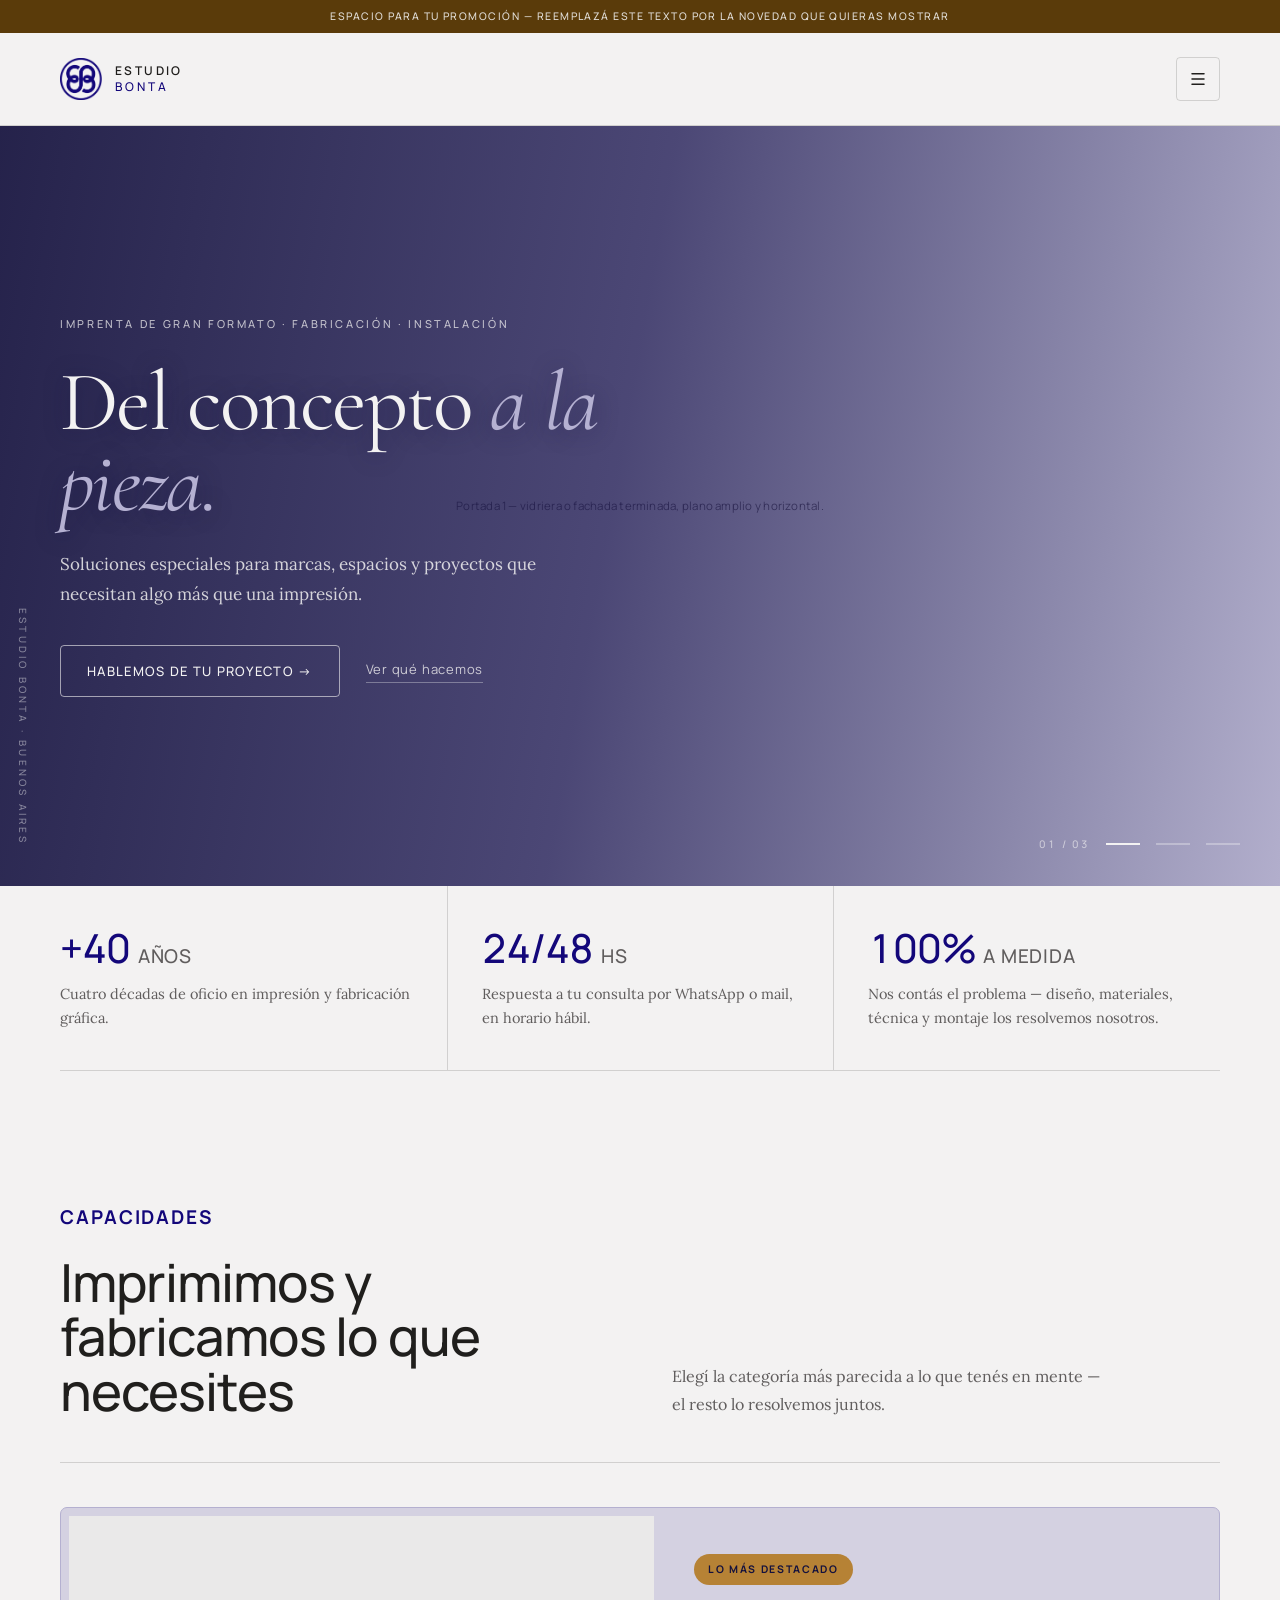
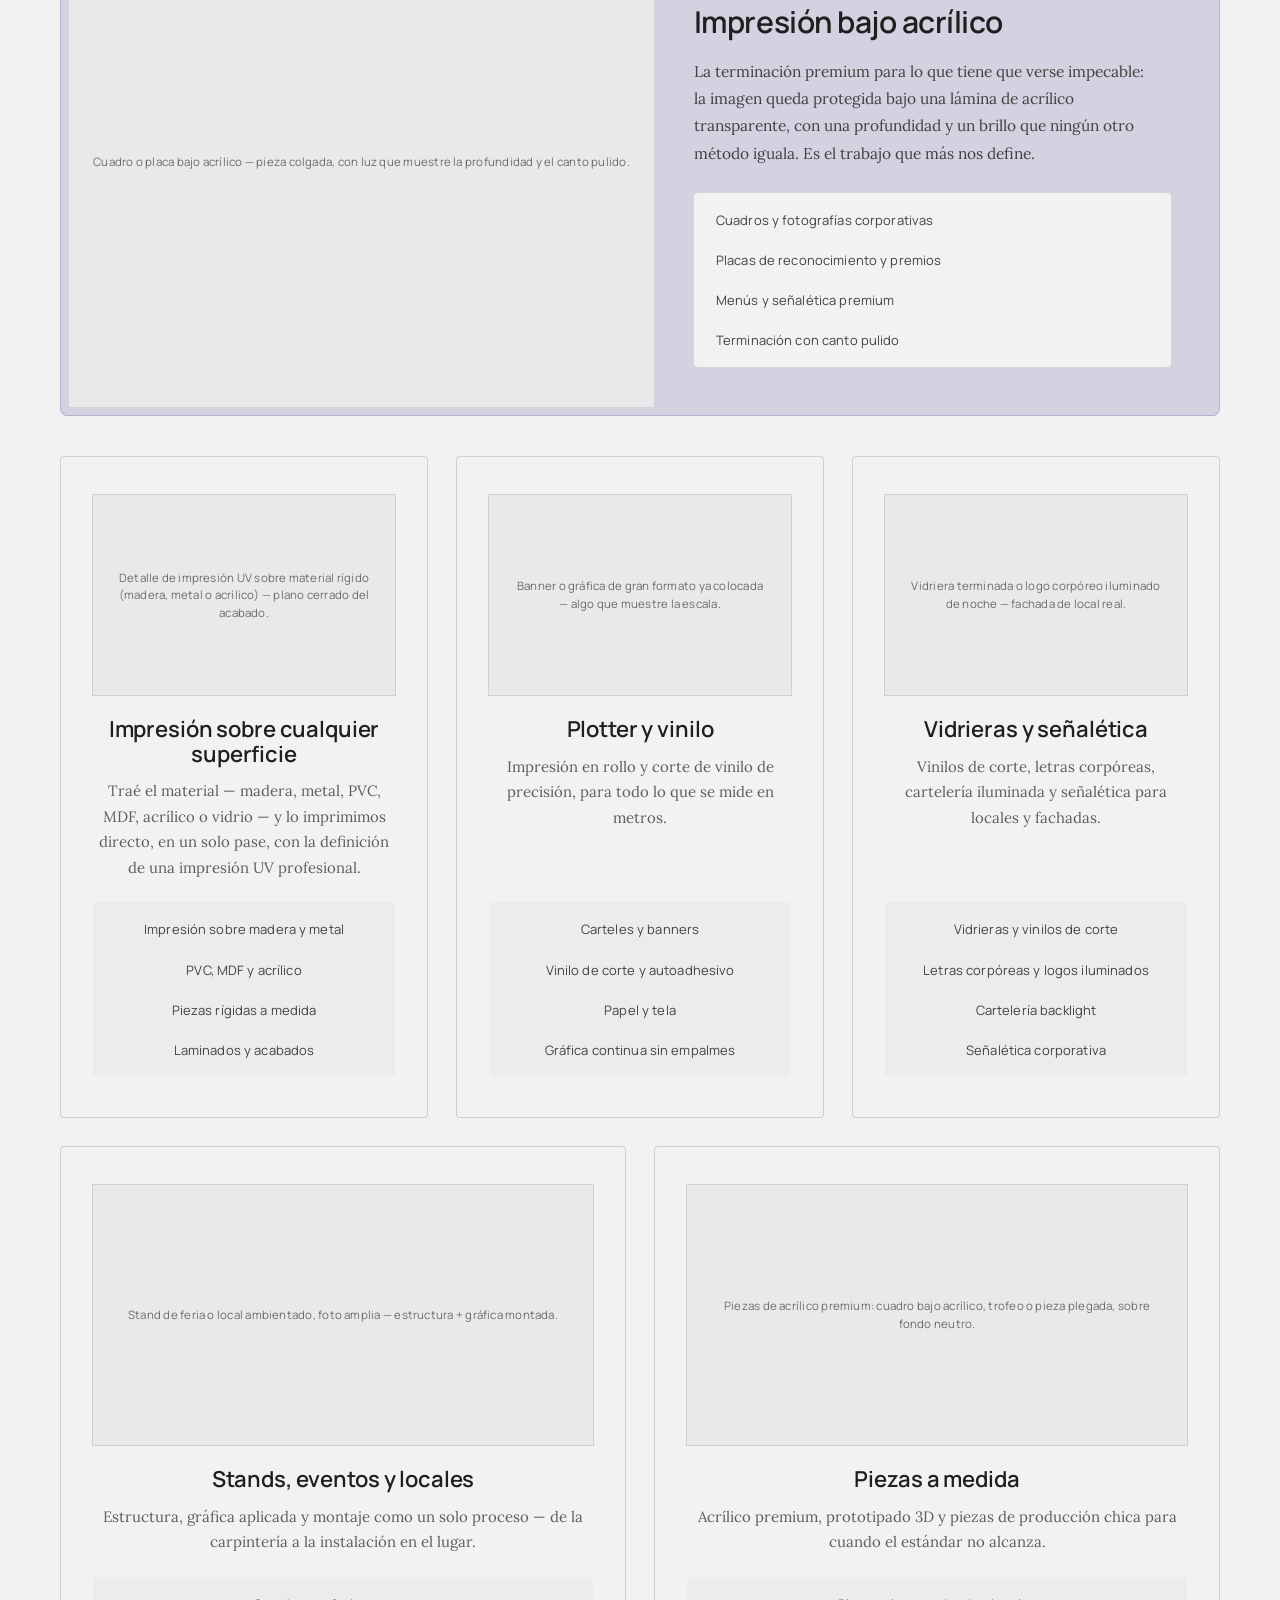
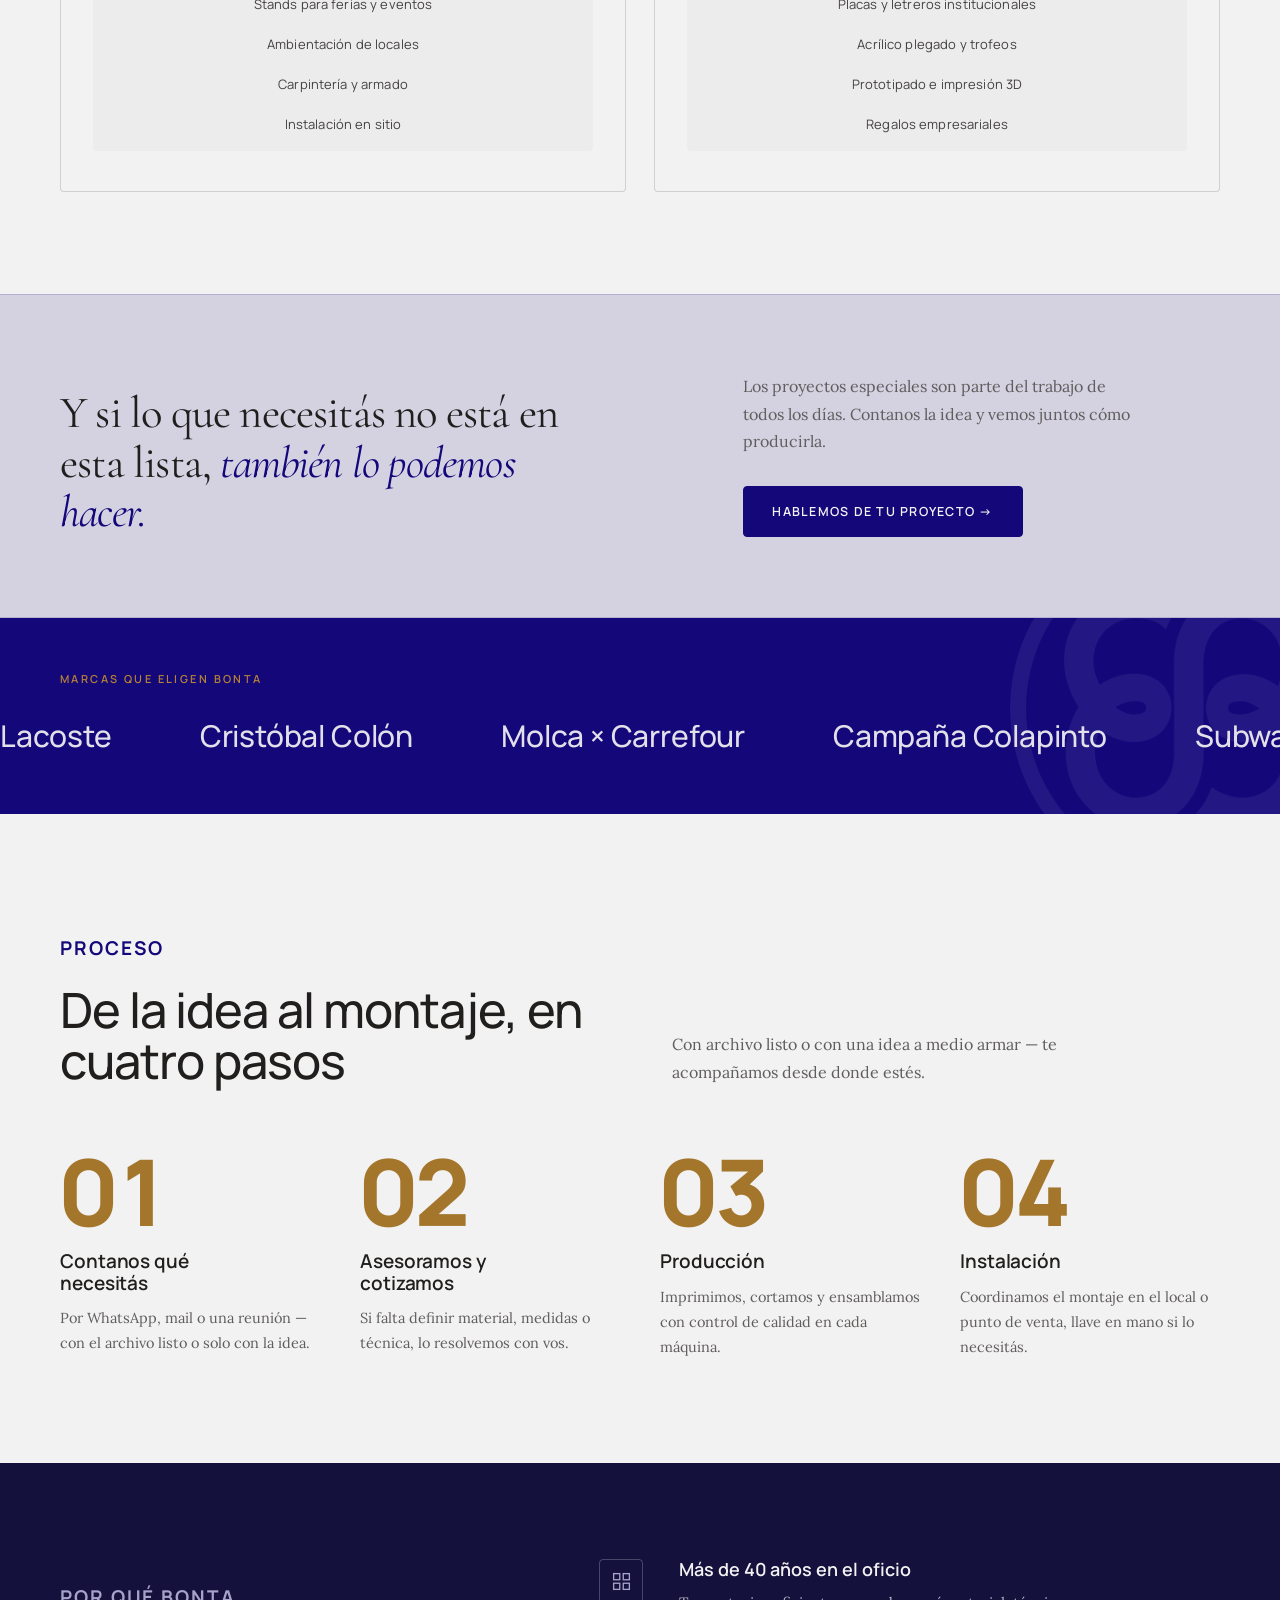
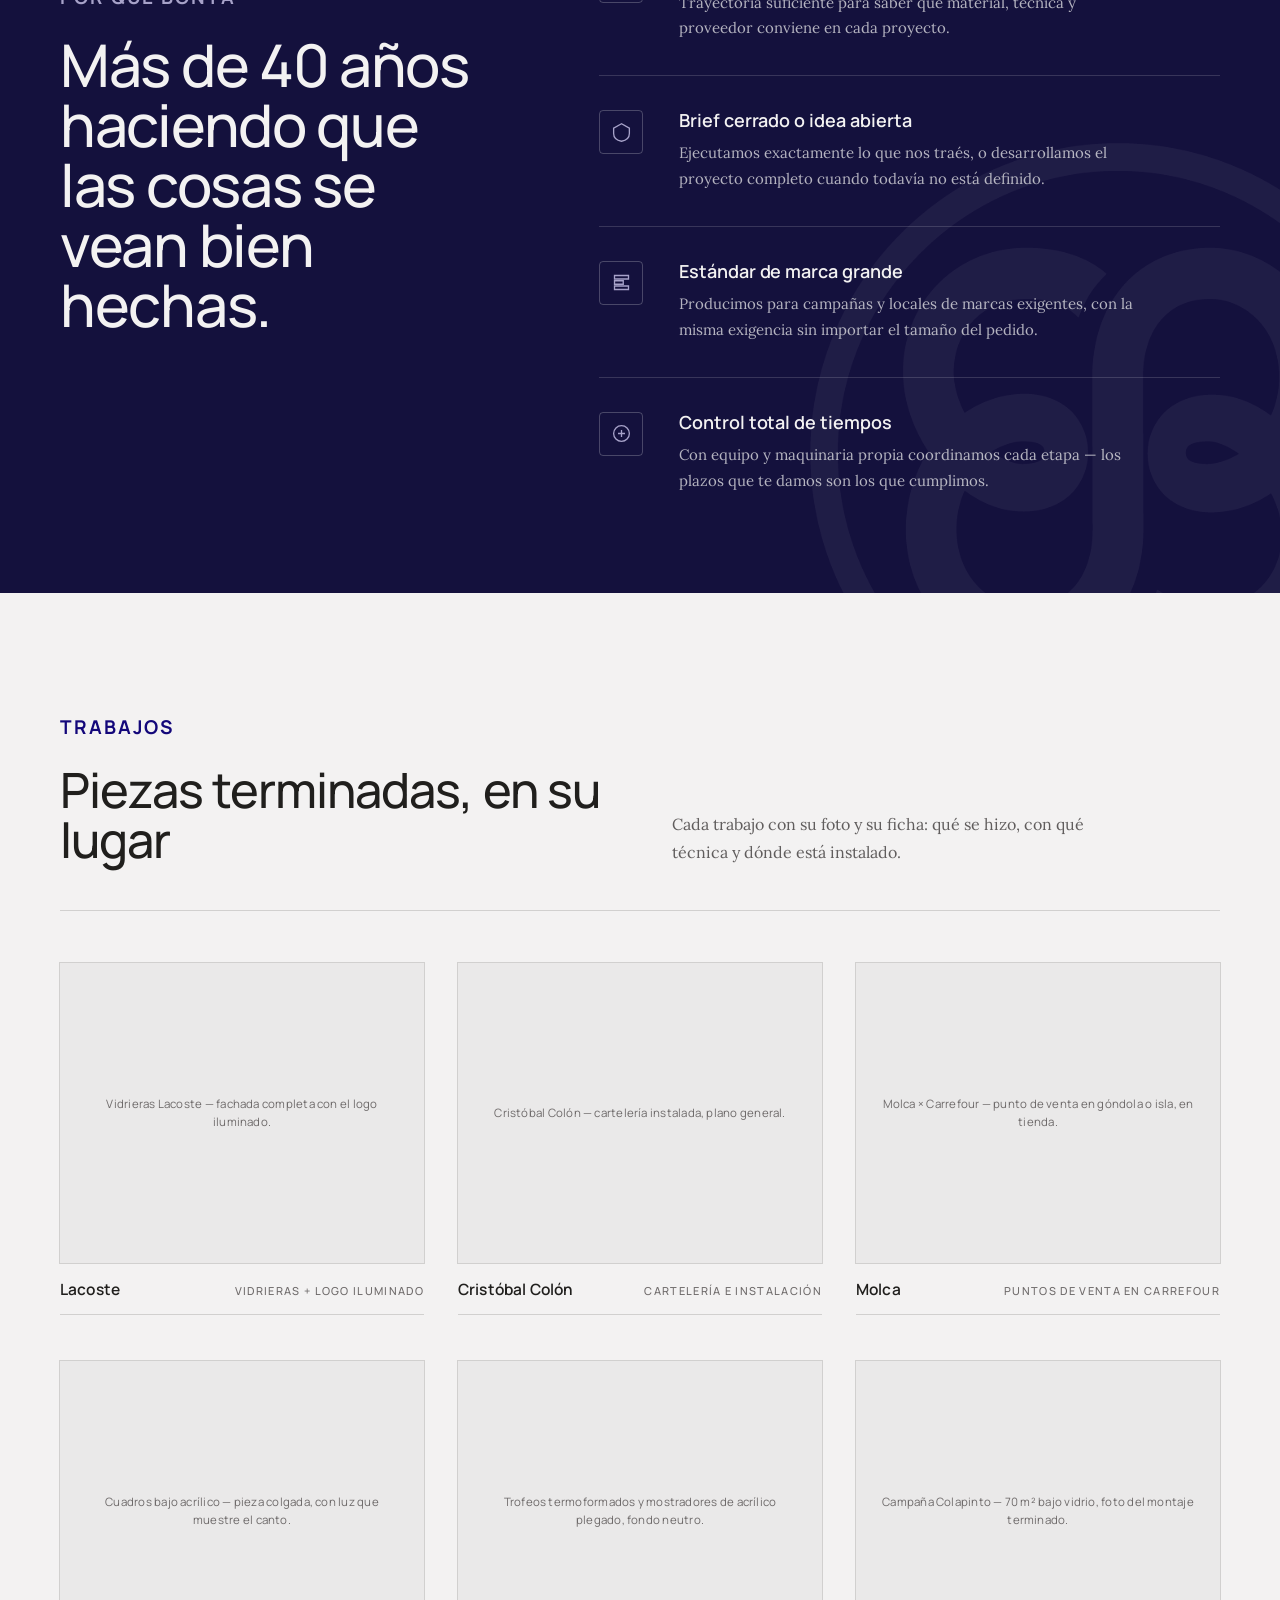
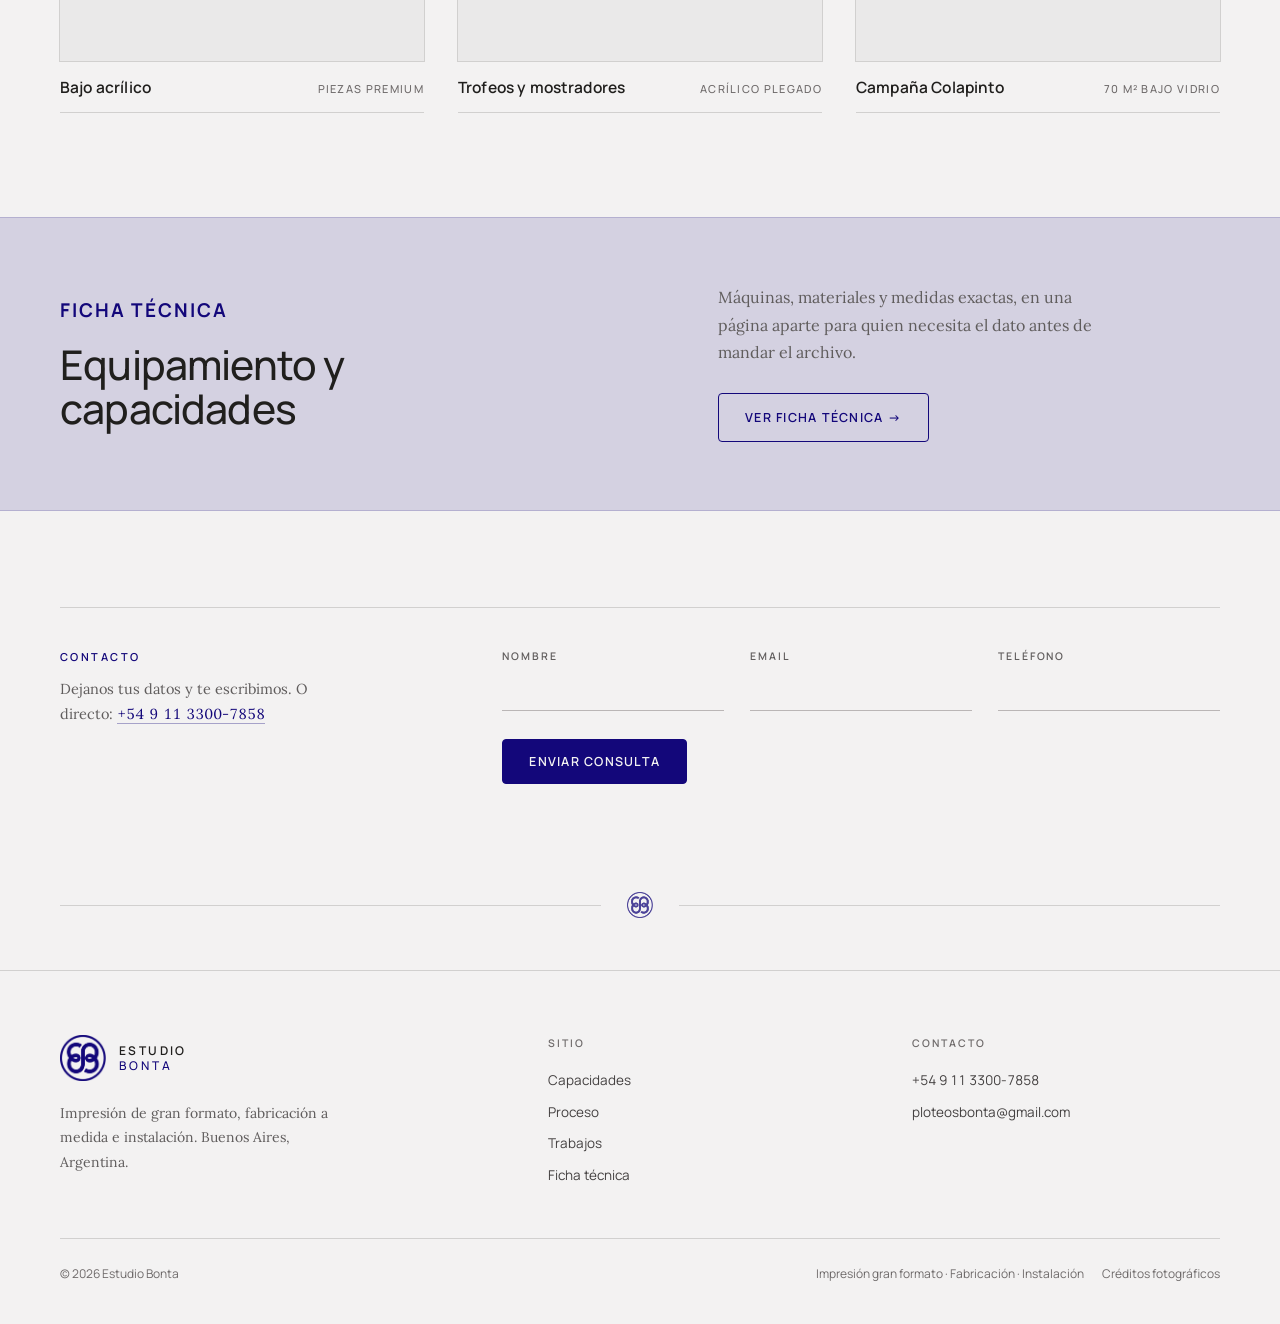
<file: index.html>
<!DOCTYPE html>
<html lang="es">
<head>
<meta charset="utf-8">
<meta name="viewport" content="width=device-width, initial-scale=1">
<title>Estudio Bonta — Imprenta de gran formato, fabricación e instalación</title>
<meta name="description" content="Impresión de gran formato, fabricación a medida e instalación. Más de 40 años en Buenos Aires.">
<link rel="icon" href="assets/img/logo-mark.png">
<link rel="stylesheet" href="assets/css/tokens.css">
<link href="https://fonts.googleapis.com/css2?family=Manrope:wght@400;500;600;700;800&display=swap" rel="stylesheet">
<link rel="stylesheet" href="assets/css/site.css?v=7">
</head>
<body>
<div style="background:var(--color-bg);color:var(--color-text);font-family:var(--font-body);min-height:100vh">

  <div style="background:var(--color-accent-800)">
    <div data-pad style="max-width:1240px;margin:0 auto;padding:9px 40px;display:flex;justify-content:center">
      <div data-promo-carousel style="position:relative;width:100%;max-width:680px;height:15px;overflow:hidden">
        <span data-promo-slide style="position:absolute;inset:0;display:flex;align-items:center;justify-content:center;opacity:1;transition:opacity .7s ease;font-family:var(--font-ui);font-size:10.5px;font-weight:500;letter-spacing:0.14em;text-transform:uppercase;color:color-mix(in srgb, var(--color-bg) 88%, transparent);white-space:nowrap;text-align:center">Espacio para tu promoción — reemplazá este texto por la novedad que quieras mostrar</span>
        <span data-promo-slide style="position:absolute;inset:0;display:flex;align-items:center;justify-content:center;opacity:0;transition:opacity .7s ease;font-family:var(--font-ui);font-size:10.5px;font-weight:500;letter-spacing:0.14em;text-transform:uppercase;color:color-mix(in srgb, var(--color-bg) 88%, transparent);white-space:nowrap;text-align:center">Ej: "Escribinos por WhatsApp y coordinamos tu proyecto hoy"</span>
      </div>
    </div>
  </div>

  <header style="position:sticky;top:0;z-index:50;background:color-mix(in srgb, var(--color-bg) 90%, transparent);backdrop-filter:blur(10px);border-bottom:1px solid var(--color-divider)">
    <div data-pad style="max-width:1240px;margin:0 auto;padding:0 40px;height:92px;display:flex;align-items:center;justify-content:space-between">
      <a href="#top" style="display:flex;align-items:center;gap:13px;text-decoration:none;color:var(--color-text)">
        <img src="assets/img/logo-mark.png" alt="Estudio Bonta" width="42" height="42" style="display:block;width:42px;height:42px">
        <span style="font-family:var(--font-ui);font-size:12px;font-weight:600;letter-spacing:0.2em;text-transform:uppercase;color:var(--color-text);line-height:1.3">Estudio<br><span style="font-weight:500;letter-spacing:0.26em;color:var(--brand)">Bonta</span></span>
      </a>
      <button type="button" data-menu-toggle aria-expanded="false" aria-controls="mobile-menu" aria-label="Abrir menú" style="display:inline-flex;align-items:center;justify-content:center;width:44px;height:44px;padding:0;flex-shrink:0;border:1px solid var(--color-divider);border-radius:var(--radius-md);background:transparent;cursor:pointer;color:var(--color-text)">
        <svg width="18" height="18" viewBox="0 0 24 24" fill="none" stroke="currentColor" stroke-width="2" stroke-linecap="round" stroke-linejoin="round" style="pointer-events:none">
          <path data-menu-bar="top" d="M4 12L20 12" style="transform-origin:center;transform:translateY(-7px);transition:transform .3s cubic-bezier(.5,.85,.25,1.1)"></path>
          <path data-menu-bar="mid" d="M4 12H20" style="transform-origin:center;transition:transform .3s cubic-bezier(.5,.85,.25,1.8)"></path>
          <path data-menu-bar="bottom" d="M4 12H20" style="transform-origin:center;transform:translateY(7px);transition:transform .3s cubic-bezier(.5,.85,.25,1.1)"></path>
        </svg>
      </button>
    </div>
    <div id="mobile-menu" data-mobile-menu style="display:none;opacity:0;transform:translateY(-8px);transition:opacity .3s ease,transform .3s ease;position:absolute;top:100%;left:0;right:0;background:var(--color-bg);border-bottom:1px solid var(--color-divider);box-shadow:0 16px 28px color-mix(in srgb, #000000 12%, transparent)">
      <nav data-pad style="display:flex;flex-direction:column;max-width:1240px;margin:0 auto;padding:8px 40px 16px">
        <a href="#capacidades" data-menu-link style="padding:15px 0;font-family:var(--font-ui);font-size:14px;font-weight:500;letter-spacing:0.06em;text-transform:uppercase;color:var(--color-neutral-800);border-bottom:1px solid var(--color-divider)" class="x59">Capacidades</a>
        <a href="#proceso" data-menu-link style="padding:15px 0;font-family:var(--font-ui);font-size:14px;font-weight:500;letter-spacing:0.06em;text-transform:uppercase;color:var(--color-neutral-800);border-bottom:1px solid var(--color-divider)" class="x60">Proceso</a>
        <a href="#trabajos" data-menu-link style="padding:15px 0;font-family:var(--font-ui);font-size:14px;font-weight:500;letter-spacing:0.06em;text-transform:uppercase;color:var(--color-neutral-800);border-bottom:1px solid var(--color-divider)" class="x61">Trabajos</a>
        <a href="ficha-tecnica.html" data-menu-link style="padding:15px 0;font-family:var(--font-ui);font-size:14px;font-weight:500;letter-spacing:0.06em;text-transform:uppercase;color:var(--color-neutral-800);border-bottom:1px solid var(--color-divider)" class="x62">Ficha técnica</a>
        <a href="#contacto" data-menu-link style="padding:15px 0;font-family:var(--font-ui);font-size:14px;font-weight:500;letter-spacing:0.06em;text-transform:uppercase;color:var(--color-neutral-800)" class="x63">Contacto</a>
      </nav>
    </div>
  </header>

  <section id="top" style="position:relative;height:min(86vh, 760px);min-height:540px;overflow:hidden;background:var(--ink)">
    <div data-hero-slide="0" style="position:absolute;inset:0;opacity:1;transition:opacity 1.6s ease">
      <div class="slot" data-slot="bonta-hero-1"><span>Portada 1 — vidriera o fachada terminada, plano amplio y horizontal.</span></div>
    </div>
    <div data-hero-slide="1" style="position:absolute;inset:0;opacity:0;transition:opacity 1.6s ease">
      <div class="slot" data-slot="bonta-hero-2"><span>Portada 2 — corpóreo iluminado de noche o cartelería en la calle.</span></div>
    </div>
    <div data-hero-slide="2" style="position:absolute;inset:0;opacity:0;transition:opacity 1.6s ease">
      <div class="slot" data-slot="bonta-hero-3"><span>Portada 3 — stand o local ambientado, montaje terminado.</span></div>
    </div>
    <div style="position:absolute;inset:0;pointer-events:none;background:linear-gradient(100deg, color-mix(in srgb, var(--ink) 92%, transparent) 0%, color-mix(in srgb, color-mix(in srgb, var(--brand) 26%, var(--ink)) 74%, transparent) 48%, color-mix(in srgb, var(--brand) 26%, transparent) 100%)"></div>
    <div data-pad style="position:relative;max-width:1240px;margin:0 auto;padding:0 40px;height:100%;display:flex;flex-direction:column;justify-content:center;pointer-events:none">
      <p data-rv style="opacity:0;transform:translateY(12px);transition:opacity .8s ease,transform .8s ease;font-family:var(--font-ui);font-size:11px;font-weight:500;letter-spacing:0.24em;text-transform:uppercase;color:color-mix(in srgb, var(--color-bg) 74%, transparent);margin:0 0 30px">Imprenta de gran formato · Fabricación · Instalación</p>
      <h1 data-rv style="opacity:0;transform:translateY(12px);transition:opacity .9s ease,transform .9s ease;transition-delay:.08s;font-family:var(--font-heading);font-weight:400;font-size:clamp(50px, 6.6vw, 96px);line-height:0.96;letter-spacing:-0.02em;color:var(--color-bg);margin:0 0 26px;max-width:16ch;text-shadow:0 2px 24px color-mix(in srgb, var(--ink) 45%, transparent)">
        Del concepto <em style="font-style:italic;color:color-mix(in srgb, var(--brand-light) 84%, #ffffff)">a la pieza.</em>
      </h1>
      <p data-rv style="opacity:0;transform:translateY(12px);transition:opacity .9s ease,transform .9s ease;transition-delay:.16s;font-size:17px;line-height:1.72;max-width:44ch;color:color-mix(in srgb, var(--color-bg) 84%, transparent);margin:0 0 36px">
        Soluciones especiales para marcas, espacios y proyectos que necesitan algo más que una impresión.
      </p>
      <div data-rv style="opacity:0;transform:translateY(12px);transition:opacity .9s ease,transform .9s ease;transition-delay:.24s;display:flex;align-items:center;gap:26px;flex-wrap:wrap;pointer-events:auto">
        <a href="#contacto" style="display:inline-flex;align-items:center;gap:10px;font-family:var(--font-ui);font-size:13px;font-weight:500;letter-spacing:0.1em;text-transform:uppercase;color:var(--color-bg);border:1px solid color-mix(in srgb, var(--color-bg) 60%, transparent);border-radius:var(--radius-md);padding:15px 26px;white-space:nowrap;transition:background .3s, border-color .3s" class="x8">Hablemos de tu proyecto →</a>
        <a href="#capacidades" style="font-family:var(--font-ui);font-size:13px;font-weight:400;letter-spacing:0.06em;color:color-mix(in srgb, var(--color-bg) 78%, transparent);border-bottom:1px solid color-mix(in srgb, var(--color-bg) 34%, transparent);padding-bottom:3px;transition:border-color .25s,color .25s" class="x9">Ver qué hacemos</a>
      </div>
    </div>
    <span style="position:absolute;left:14px;bottom:40px;z-index:2;writing-mode:vertical-rl;font-family:var(--font-ui);font-size:10px;font-weight:500;letter-spacing:0.32em;text-transform:uppercase;color:color-mix(in srgb, var(--color-bg) 46%, transparent)">Estudio Bonta · Buenos Aires</span>
    <div style="position:absolute;right:40px;bottom:34px;display:flex;align-items:center;gap:16px;z-index:2">
      <span data-hero-count style="font-family:var(--font-ui);font-size:10.5px;font-weight:500;letter-spacing:0.2em;color:color-mix(in srgb, var(--color-bg) 62%, transparent);font-feature-settings:'tnum'">01 / 03</span>
      <button data-hero-dot="0" aria-label="Portada 1" style="width:34px;height:2px;padding:0;border:0;cursor:pointer;background:var(--color-bg);opacity:1;transition:opacity .4s"></button>
      <button data-hero-dot="1" aria-label="Portada 2" style="width:34px;height:2px;padding:0;border:0;cursor:pointer;background:var(--color-bg);opacity:0.34;transition:opacity .4s"></button>
      <button data-hero-dot="2" aria-label="Portada 3" style="width:34px;height:2px;padding:0;border:0;cursor:pointer;background:var(--color-bg);opacity:0.34;transition:opacity .4s"></button>
    </div>
  </section>

  <section data-pad style="max-width:1240px;margin:0 auto;padding:0 40px">
    <div data-grid="3s" style="display:grid;grid-template-columns:repeat(3, minmax(0,1fr));border-bottom:1px solid var(--color-divider)">
      <div data-rv style="opacity:0;transform:translateY(14px);transition:opacity .8s ease,transform .8s ease;padding:42px 34px 40px 0">
        <div style="font-family:var(--font-ui);font-size:40px;font-weight:500;line-height:1;letter-spacing:-0.02em;font-feature-settings:'tnum';color:var(--brand);margin-bottom:14px">+<span data-count data-count-from="1" data-count-to="40">1</span> <span style="font-size:19px;font-weight:500;color:var(--color-neutral-700);letter-spacing:0.04em">AÑOS</span></div>
        <p style="margin:0;font-size:14.5px;line-height:1.66;color:var(--color-neutral-700)">Cuatro décadas de oficio en impresión y fabricación gráfica.</p>
      </div>
      <div data-rv style="opacity:0;transform:translateY(14px);transition:opacity .8s ease,transform .8s ease;transition-delay:.08s;padding:42px 34px 40px;border-left:1px solid var(--color-divider)">
        <div style="font-family:var(--font-ui);font-size:40px;font-weight:500;line-height:1;letter-spacing:-0.02em;font-feature-settings:'tnum';color:var(--brand);margin-bottom:14px"><span data-count data-count-from="99" data-count-to="24">99</span>/<span data-count data-count-from="99" data-count-to="48" data-count-delay="160">99</span> <span style="font-size:19px;font-weight:500;color:var(--color-neutral-700);letter-spacing:0.04em">HS</span></div>
        <p style="margin:0;font-size:14.5px;line-height:1.66;color:var(--color-neutral-700)">Respuesta a tu consulta por WhatsApp o mail, en horario hábil.</p>
      </div>
      <div data-rv style="opacity:0;transform:translateY(14px);transition:opacity .8s ease,transform .8s ease;transition-delay:.16s;padding:42px 0 40px 34px;border-left:1px solid var(--color-divider)">
        <div style="font-family:var(--font-ui);font-size:40px;font-weight:500;line-height:1;letter-spacing:-0.02em;font-feature-settings:'tnum';color:var(--brand);margin-bottom:14px"><span data-count data-count-from="0" data-count-to="100">0</span>% <span style="font-size:19px;font-weight:500;color:var(--color-neutral-700);letter-spacing:0.04em">A MEDIDA</span></div>
        <p style="margin:0;font-size:14.5px;line-height:1.66;color:var(--color-neutral-700)">Nos contás el problema — diseño, materiales, técnica y montaje los resolvemos nosotros.</p>
      </div>
    </div>
  </section>

  <section id="capacidades" data-pad style="max-width:1240px;margin:0 auto;padding:132px 40px 0">
    <div data-split="head" data-rv style="opacity:0;transform:translateY(14px);transition:opacity .8s ease,transform .8s ease;display:grid;grid-template-columns:minmax(0,1fr) minmax(0,1fr);gap:64px;align-items:end;padding-bottom:44px;border-bottom:1px solid var(--color-divider)">
      <div>
        <p style="font-family:var(--font-ui);font-size:19px;font-weight:700;letter-spacing:0.1em;text-transform:uppercase;color:var(--brand);margin:0 0 22px">Capacidades</p>
        <h2 style="font-family:var(--font-ui);font-weight:500;font-size:clamp(38px,4.1vw,58px);line-height:1.04;letter-spacing:-0.02em;margin:0;max-width:20ch">Imprimimos y fabricamos lo que necesites</h2>
      </div>
      <p style="margin:0;font-size:16px;line-height:1.72;color:var(--color-neutral-700);max-width:44ch">Elegí la categoría más parecida a lo que tenés en mente — el resto lo resolvemos juntos.</p>
    </div>

    <div data-rv data-card data-split="feature-cap" style="opacity:0;transform:translateY(16px);transition:opacity .8s ease,transform .8s ease;margin-top:44px;background:var(--wash);border:1px solid var(--wash-line);border-radius:var(--radius-lg);padding:8px;display:grid;grid-template-columns:minmax(0,1.05fr) minmax(0,1fr);gap:0;overflow:hidden" class="x54">
      <div style="height:100%;min-height:320px">
        <div class="slot" data-slot="bonta-cap-6" style="height:100%"><span>Cuadro o placa bajo acrílico — pieza colgada, con luz que muestre la profundidad y el canto pulido.</span></div>
      </div>
      <div style="padding:38px 40px 40px;display:flex;flex-direction:column;justify-content:center;gap:20px">
        <span style="display:inline-flex;align-items:center;align-self:flex-start;font-family:var(--font-ui);font-size:10.5px;font-weight:700;letter-spacing:0.16em;text-transform:uppercase;color:var(--ink);background:var(--gold);border-radius:999px;padding:7px 14px">Lo más destacado</span>
        <h3 style="font-family:var(--font-ui);font-weight:600;font-size:30px;letter-spacing:-0.016em;margin:0">Impresión bajo acrílico</h3>
        <p style="margin:0;font-size:15.5px;line-height:1.75;color:var(--color-neutral-800);max-width:46ch">La terminación premium para lo que tiene que verse impecable: la imagen queda protegida bajo una lámina de acrílico transparente, con una profundidad y un brillo que ningún otro método iguala. Es el trabajo que más nos define.</p>
        <div style="margin-top:6px;background:var(--color-bg);border-radius:var(--radius-md);padding:8px">
        <ul style="list-style:none;margin:0;padding:0;display:flex;flex-direction:column;gap:2px">
          <li data-item style="font-family:var(--font-ui);font-size:13px;font-weight:400;letter-spacing:0.01em;color:var(--color-neutral-800);padding:9px 14px;border-radius:var(--radius-sm);transition:background-color .25s ease, color .25s ease" class="x55">Cuadros y fotografías corporativas</li>
          <li data-item style="font-family:var(--font-ui);font-size:13px;font-weight:400;letter-spacing:0.01em;color:var(--color-neutral-800);padding:9px 14px;border-radius:var(--radius-sm);transition:background-color .25s ease, color .25s ease" class="x56">Placas de reconocimiento y premios</li>
          <li data-item style="font-family:var(--font-ui);font-size:13px;font-weight:400;letter-spacing:0.01em;color:var(--color-neutral-800);padding:9px 14px;border-radius:var(--radius-sm);transition:background-color .25s ease, color .25s ease" class="x57">Menús y señalética premium</li>
          <li data-item style="font-family:var(--font-ui);font-size:13px;font-weight:400;letter-spacing:0.01em;color:var(--color-neutral-800);padding:9px 14px;border-radius:var(--radius-sm);transition:background-color .25s ease, color .25s ease" class="x58">Terminación con canto pulido</li>
        </ul>
        </div>
      </div>
    </div>

    <div data-grid="cap" style="display:grid;grid-template-columns:repeat(6, minmax(0,1fr));gap:28px;margin-top:40px">
      <article data-rv data-card style="opacity:0;transform:translateY(16px);transition:opacity .8s ease,transform .8s ease,background .4s ease,border-color .4s ease;grid-column:span 2;background:var(--color-bg);border:1px solid var(--color-divider);border-radius:var(--radius-md);padding:38px 32px 40px;display:flex;flex-direction:column;align-items:center;text-align:center;gap:22px" class="x10">
        <div style="height:200px;width:100%;border:6px solid var(--color-surface);outline:1px solid var(--color-divider)">
          <div class="slot" data-slot="bonta-cap-1"><span>Detalle de impresión UV sobre material rígido (madera, metal o acrílico) — plano cerrado del acabado.</span></div>
        </div>
        <div style="display:flex;flex-direction:column;flex:1;width:100%">
          <h3 style="font-family:var(--font-ui);font-weight:600;font-size:22px;letter-spacing:-0.006em;margin:0 0 12px">Impresión sobre cualquier superficie</h3>
          <p style="margin:0 0 22px;font-size:15px;line-height:1.7;color:var(--color-neutral-700)">Traé el material — madera, metal, PVC, MDF, acrílico o vidrio — y lo imprimimos directo, en un solo pase, con la definición de una impresión UV profesional.</p>
          <div style="margin-top:auto;width:100%;background:var(--paper-2);border-radius:var(--radius-md);padding:8px">
          <ul style="list-style:none;margin:0;padding:0;display:flex;flex-direction:column;gap:2px">
            <li data-item style="font-family:var(--font-ui);font-size:13px;font-weight:400;letter-spacing:0.01em;color:var(--color-neutral-800);padding:9px 14px;border-radius:var(--radius-sm);transition:background-color .25s ease, color .25s ease" class="x11">Impresión sobre madera y metal</li>
            <li data-item style="font-family:var(--font-ui);font-size:13px;font-weight:400;letter-spacing:0.01em;color:var(--color-neutral-800);padding:9px 14px;border-radius:var(--radius-sm);transition:background-color .25s ease, color .25s ease" class="x12">PVC, MDF y acrílico</li>
            <li data-item style="font-family:var(--font-ui);font-size:13px;font-weight:400;letter-spacing:0.01em;color:var(--color-neutral-800);padding:9px 14px;border-radius:var(--radius-sm);transition:background-color .25s ease, color .25s ease" class="x13">Piezas rígidas a medida</li>
            <li data-item style="font-family:var(--font-ui);font-size:13px;font-weight:400;letter-spacing:0.01em;color:var(--color-neutral-800);padding:9px 14px;border-radius:var(--radius-sm);transition:background-color .25s ease, color .25s ease" class="x14">Laminados y acabados</li>
          </ul>
          </div>
        </div>
      </article>

      <article data-rv data-card style="opacity:0;transform:translateY(16px);transition:opacity .8s ease,transform .8s ease,background .4s ease,border-color .4s ease;transition-delay:.08s;grid-column:span 2;background:var(--color-bg);border:1px solid var(--color-divider);border-radius:var(--radius-md);padding:38px 32px 40px;display:flex;flex-direction:column;align-items:center;text-align:center;gap:22px" class="x15">
        <div style="height:200px;width:100%;border:6px solid var(--color-surface);outline:1px solid var(--color-divider)">
          <div class="slot" data-slot="bonta-cap-2"><span>Banner o gráfica de gran formato ya colocada — algo que muestre la escala.</span></div>
        </div>
        <div style="display:flex;flex-direction:column;flex:1;width:100%">
          <h3 style="font-family:var(--font-ui);font-weight:600;font-size:22px;letter-spacing:-0.006em;margin:0 0 12px">Plotter y vinilo</h3>
          <p style="margin:0 0 22px;font-size:15px;line-height:1.7;color:var(--color-neutral-700)">Impresión en rollo y corte de vinilo de precisión, para todo lo que se mide en metros.</p>
          <div style="margin-top:auto;width:100%;background:var(--paper-2);border-radius:var(--radius-md);padding:8px">
          <ul style="list-style:none;margin:0;padding:0;display:flex;flex-direction:column;gap:2px">
            <li data-item style="font-family:var(--font-ui);font-size:13px;font-weight:400;letter-spacing:0.01em;color:var(--color-neutral-800);padding:9px 14px;border-radius:var(--radius-sm);transition:background-color .25s ease, color .25s ease" class="x16">Carteles y banners</li>
            <li data-item style="font-family:var(--font-ui);font-size:13px;font-weight:400;letter-spacing:0.01em;color:var(--color-neutral-800);padding:9px 14px;border-radius:var(--radius-sm);transition:background-color .25s ease, color .25s ease" class="x17">Vinilo de corte y autoadhesivo</li>
            <li data-item style="font-family:var(--font-ui);font-size:13px;font-weight:400;letter-spacing:0.01em;color:var(--color-neutral-800);padding:9px 14px;border-radius:var(--radius-sm);transition:background-color .25s ease, color .25s ease" class="x18">Papel y tela</li>
            <li data-item style="font-family:var(--font-ui);font-size:13px;font-weight:400;letter-spacing:0.01em;color:var(--color-neutral-800);padding:9px 14px;border-radius:var(--radius-sm);transition:background-color .25s ease, color .25s ease" class="x19">Gráfica continua sin empalmes</li>
          </ul>
          </div>
        </div>
      </article>

      <article data-rv data-card style="opacity:0;transform:translateY(16px);transition:opacity .8s ease,transform .8s ease,background .4s ease,border-color .4s ease;transition-delay:.14s;grid-column:span 2;background:var(--color-bg);border:1px solid var(--color-divider);border-radius:var(--radius-md);padding:38px 32px 40px;display:flex;flex-direction:column;align-items:center;text-align:center;gap:22px" class="x20">
        <div style="height:200px;width:100%;border:6px solid var(--color-surface);outline:1px solid var(--color-divider)">
          <div class="slot" data-slot="bonta-cap-3"><span>Vidriera terminada o logo corpóreo iluminado de noche — fachada de local real.</span></div>
        </div>
        <div style="display:flex;flex-direction:column;flex:1;width:100%">
          <h3 style="font-family:var(--font-ui);font-weight:600;font-size:22px;letter-spacing:-0.006em;margin:0 0 12px">Vidrieras y señalética</h3>
          <p style="margin:0 0 22px;font-size:15px;line-height:1.7;color:var(--color-neutral-700)">Vinilos de corte, letras corpóreas, cartelería iluminada y señalética para locales y fachadas.</p>
          <div style="margin-top:auto;width:100%;background:var(--paper-2);border-radius:var(--radius-md);padding:8px">
          <ul style="list-style:none;margin:0;padding:0;display:flex;flex-direction:column;gap:2px">
            <li data-item style="font-family:var(--font-ui);font-size:13px;font-weight:400;letter-spacing:0.01em;color:var(--color-neutral-800);padding:9px 14px;border-radius:var(--radius-sm);transition:background-color .25s ease, color .25s ease" class="x21">Vidrieras y vinilos de corte</li>
            <li data-item style="font-family:var(--font-ui);font-size:13px;font-weight:400;letter-spacing:0.01em;color:var(--color-neutral-800);padding:9px 14px;border-radius:var(--radius-sm);transition:background-color .25s ease, color .25s ease" class="x22">Letras corpóreas y logos iluminados</li>
            <li data-item style="font-family:var(--font-ui);font-size:13px;font-weight:400;letter-spacing:0.01em;color:var(--color-neutral-800);padding:9px 14px;border-radius:var(--radius-sm);transition:background-color .25s ease, color .25s ease" class="x23">Cartelería backlight</li>
            <li data-item style="font-family:var(--font-ui);font-size:13px;font-weight:400;letter-spacing:0.01em;color:var(--color-neutral-800);padding:9px 14px;border-radius:var(--radius-sm);transition:background-color .25s ease, color .25s ease" class="x24">Señalética corporativa</li>
          </ul>
          </div>
        </div>
      </article>

      <article data-rv data-card style="opacity:0;transform:translateY(16px);transition:opacity .8s ease,transform .8s ease,background .4s ease,border-color .4s ease;grid-column:span 3;background:var(--color-bg);border:1px solid var(--color-divider);border-radius:var(--radius-md);padding:38px 32px 40px;display:flex;flex-direction:column;align-items:center;text-align:center;gap:22px" class="x25">
        <div style="height:260px;width:100%;border:6px solid var(--color-surface);outline:1px solid var(--color-divider)">
          <div class="slot" data-slot="bonta-cap-4"><span>Stand de feria o local ambientado, foto amplia — estructura + gráfica montada.</span></div>
        </div>
        <div style="display:flex;flex-direction:column;flex:1;width:100%">
          <h3 style="font-family:var(--font-ui);font-weight:600;font-size:22px;letter-spacing:-0.006em;margin:0 0 12px">Stands, eventos y locales</h3>
          <p style="margin:0 0 22px;font-size:15px;line-height:1.7;color:var(--color-neutral-700)">Estructura, gráfica aplicada y montaje como un solo proceso — de la carpintería a la instalación en el lugar.</p>
          <div style="margin-top:auto;width:100%;background:var(--paper-2);border-radius:var(--radius-md);padding:8px">
          <ul style="list-style:none;margin:0;padding:0;display:flex;flex-direction:column;gap:2px">
            <li data-item style="font-family:var(--font-ui);font-size:13px;font-weight:400;letter-spacing:0.01em;color:var(--color-neutral-800);padding:9px 14px;border-radius:var(--radius-sm);transition:background-color .25s ease, color .25s ease" class="x26">Stands para ferias y eventos</li>
            <li data-item style="font-family:var(--font-ui);font-size:13px;font-weight:400;letter-spacing:0.01em;color:var(--color-neutral-800);padding:9px 14px;border-radius:var(--radius-sm);transition:background-color .25s ease, color .25s ease" class="x27">Ambientación de locales</li>
            <li data-item style="font-family:var(--font-ui);font-size:13px;font-weight:400;letter-spacing:0.01em;color:var(--color-neutral-800);padding:9px 14px;border-radius:var(--radius-sm);transition:background-color .25s ease, color .25s ease" class="x28">Carpintería y armado</li>
            <li data-item style="font-family:var(--font-ui);font-size:13px;font-weight:400;letter-spacing:0.01em;color:var(--color-neutral-800);padding:9px 14px;border-radius:var(--radius-sm);transition:background-color .25s ease, color .25s ease" class="x29">Instalación en sitio</li>
          </ul>
          </div>
        </div>
      </article>

      <article data-rv data-card style="opacity:0;transform:translateY(16px);transition:opacity .8s ease,transform .8s ease,background .4s ease,border-color .4s ease;transition-delay:.08s;grid-column:span 3;background:var(--color-bg);border:1px solid var(--color-divider);border-radius:var(--radius-md);padding:38px 32px 40px;display:flex;flex-direction:column;align-items:center;text-align:center;gap:22px" class="x30">
        <div style="height:260px;width:100%;border:6px solid var(--color-surface);outline:1px solid var(--color-divider)">
          <div class="slot" data-slot="bonta-cap-5"><span>Piezas de acrílico premium: cuadro bajo acrílico, trofeo o pieza plegada, sobre fondo neutro.</span></div>
        </div>
        <div style="display:flex;flex-direction:column;flex:1;width:100%">
          <h3 style="font-family:var(--font-ui);font-weight:600;font-size:22px;letter-spacing:-0.006em;margin:0 0 12px">Piezas a medida</h3>
          <p style="margin:0 0 22px;font-size:15px;line-height:1.7;color:var(--color-neutral-700)">Acrílico premium, prototipado 3D y piezas de producción chica para cuando el estándar no alcanza.</p>
          <div style="margin-top:auto;width:100%;background:var(--paper-2);border-radius:var(--radius-md);padding:8px">
          <ul style="list-style:none;margin:0;padding:0;display:flex;flex-direction:column;gap:2px">
            <li data-item style="font-family:var(--font-ui);font-size:13px;font-weight:400;letter-spacing:0.01em;color:var(--color-neutral-800);padding:9px 14px;border-radius:var(--radius-sm);transition:background-color .25s ease, color .25s ease" class="x31">Placas y letreros institucionales</li>
            <li data-item style="font-family:var(--font-ui);font-size:13px;font-weight:400;letter-spacing:0.01em;color:var(--color-neutral-800);padding:9px 14px;border-radius:var(--radius-sm);transition:background-color .25s ease, color .25s ease" class="x32">Acrílico plegado y trofeos</li>
            <li data-item style="font-family:var(--font-ui);font-size:13px;font-weight:400;letter-spacing:0.01em;color:var(--color-neutral-800);padding:9px 14px;border-radius:var(--radius-sm);transition:background-color .25s ease, color .25s ease" class="x33">Prototipado e impresión 3D</li>
            <li data-item style="font-family:var(--font-ui);font-size:13px;font-weight:400;letter-spacing:0.01em;color:var(--color-neutral-800);padding:9px 14px;border-radius:var(--radius-sm);transition:background-color .25s ease, color .25s ease" class="x34">Regalos empresariales</li>
          </ul>
          </div>
        </div>
      </article>
    </div>
  </section>

  <section aria-label="Proyectos a medida" style="margin-top:102px;background:var(--wash);border-top:1px solid var(--wash-line);border-bottom:1px solid var(--wash-line)">
    <div data-pad style="max-width:1240px;margin:0 auto;padding:78px 40px 80px">
      <div data-split="remate" data-rv style="opacity:0;transform:translateY(14px);transition:opacity .8s ease,transform .8s ease;display:grid;grid-template-columns:minmax(0,1.3fr) minmax(0,1fr);gap:64px;align-items:end">
        <h2 style="font-family:var(--font-heading);font-weight:400;font-size:clamp(32px,3.5vw,50px);line-height:1.1;letter-spacing:-0.018em;margin:0;max-width:26ch">Y si lo que necesitás no está en esta lista, <em style="font-style:italic;color:var(--brand)">también lo podemos hacer.</em></h2>
        <div>
          <p style="margin:0 0 30px;font-size:16px;line-height:1.72;color:var(--color-neutral-700);max-width:40ch">Los proyectos especiales son parte del trabajo de todos los días. Contanos la idea y vemos juntos cómo producirla.</p>
          <a href="#contacto" style="display:inline-flex;align-items:center;gap:10px;font-family:var(--font-ui);font-size:12.5px;font-weight:600;letter-spacing:0.1em;text-transform:uppercase;color:var(--color-bg);background:var(--brand);border:1px solid var(--brand);border-radius:var(--radius-md);padding:15px 28px;white-space:nowrap;transition:background .25s" class="x35">Hablemos de tu proyecto →</a>
        </div>
      </div>
    </div>
  </section>

  <section aria-label="Marcas que eligen Bonta" style="position:relative;background:var(--brand);color:var(--color-bg);padding:52px 0 54px;overflow:hidden">
    <img src="assets/img/logo-mark-blanco.png" alt="" width="360" height="360" style="position:absolute;right:-90px;top:-90px;width:360px;height:360px;opacity:0.07;pointer-events:none">
    <div data-pad style="position:relative;max-width:1240px;margin:0 auto 26px;padding:0 40px">
      <p style="margin:0;font-family:var(--font-ui);font-size:11px;font-weight:600;letter-spacing:0.22em;text-transform:uppercase;color:var(--gold)">Marcas que eligen Bonta</p>
    </div>
    <div data-marquee style="display:flex;width:max-content;animation:bonta-marquee 90s linear infinite;will-change:transform">
      <div style="display:flex;gap:88px;padding-right:88px;font-family:var(--font-ui);font-size:30px;font-weight:500;letter-spacing:-0.006em;color:color-mix(in srgb, var(--color-bg) 92%, transparent);white-space:nowrap">
        <span>Lacoste</span><span>Cristóbal Colón</span><span>Molca × Carrefour</span><span>Campaña Colapinto</span><span>Subway</span><span>Banco Galicia</span><span>Victoria's Secret</span><span>Cardón</span><span>Farmaplus</span><span>Sinteplast</span>
      </div>
      <div style="display:flex;gap:88px;padding-right:88px;font-family:var(--font-ui);font-size:30px;font-weight:500;letter-spacing:-0.006em;color:color-mix(in srgb, var(--color-bg) 92%, transparent);white-space:nowrap" aria-hidden="true">
        <span>Lacoste</span><span>Cristóbal Colón</span><span>Molca × Carrefour</span><span>Campaña Colapinto</span><span>Subway</span><span>Banco Galicia</span><span>Victoria's Secret</span><span>Cardón</span><span>Farmaplus</span><span>Sinteplast</span>
      </div>
    </div>
  </section>

  <section id="proceso" data-pad style="max-width:1240px;margin:0 auto;padding:120px 40px 0">
    <div data-split="head" data-rv style="opacity:0;transform:translateY(14px);transition:opacity .8s ease,transform .8s ease;display:grid;grid-template-columns:minmax(0,1fr) minmax(0,1fr);gap:64px;align-items:end;padding-bottom:44px">
      <div>
        <p style="font-family:var(--font-ui);font-size:19px;font-weight:700;letter-spacing:0.1em;text-transform:uppercase;color:var(--brand);margin:0 0 22px">Proceso</p>
        <h2 style="font-family:var(--font-ui);font-weight:500;font-size:clamp(36px,3.8vw,54px);line-height:1.04;letter-spacing:-0.02em;margin:0;max-width:18ch">De la idea al montaje, en cuatro pasos</h2>
      </div>
      <p style="margin:0;font-size:16px;line-height:1.72;color:var(--color-neutral-700);max-width:44ch">Con archivo listo o con una idea a medio armar — te acompañamos desde donde estés.</p>
    </div>

    <div data-grid="4" style="display:grid;grid-template-columns:repeat(4,minmax(0,1fr));gap:58px 40px;padding-top:16px">
      <div data-rv style="opacity:0;transform:translateY(18px);transition:opacity .9s ease,transform .9s ease;position:relative;padding-top:6px">
        <span aria-hidden="true" style="display:block;font-family:var(--font-ui);font-weight:800;font-size:92px;line-height:0.86;letter-spacing:-0.03em;font-feature-settings:'tnum';color:#a3762c;margin-bottom:20px">01</span>
        <h3 style="font-family:var(--font-ui);font-weight:600;font-size:19px;letter-spacing:-0.005em;margin:0 0 12px;max-width:15ch">Contanos qué necesitás</h3>
        <p style="margin:0;font-size:14.5px;line-height:1.72;color:var(--color-neutral-700);max-width:30ch">Por WhatsApp, mail o una reunión — con el archivo listo o solo con la idea.</p>
      </div>
      <div data-rv style="opacity:0;transform:translateY(18px);transition:opacity .9s ease,transform .9s ease;transition-delay:.07s;position:relative;padding-top:6px">
        <span aria-hidden="true" style="display:block;font-family:var(--font-ui);font-weight:800;font-size:92px;line-height:0.86;letter-spacing:-0.03em;font-feature-settings:'tnum';color:#a3762c;margin-bottom:20px">02</span>
        <h3 style="font-family:var(--font-ui);font-weight:600;font-size:19px;letter-spacing:-0.005em;margin:0 0 12px;max-width:15ch">Asesoramos y cotizamos</h3>
        <p style="margin:0;font-size:14.5px;line-height:1.72;color:var(--color-neutral-700);max-width:30ch">Si falta definir material, medidas o técnica, lo resolvemos con vos.</p>
      </div>
      <div data-rv style="opacity:0;transform:translateY(18px);transition:opacity .9s ease,transform .9s ease;transition-delay:.14s;position:relative;padding-top:6px">
        <span aria-hidden="true" style="display:block;font-family:var(--font-ui);font-weight:800;font-size:92px;line-height:0.86;letter-spacing:-0.03em;font-feature-settings:'tnum';color:#a3762c;margin-bottom:20px">03</span>
        <h3 style="font-family:var(--font-ui);font-weight:600;font-size:19px;letter-spacing:-0.005em;margin:0 0 12px;max-width:15ch">Producción</h3>
        <p style="margin:0;font-size:14.5px;line-height:1.72;color:var(--color-neutral-700);max-width:30ch">Imprimimos, cortamos y ensamblamos con control de calidad en cada máquina.</p>
      </div>
      <div data-rv style="opacity:0;transform:translateY(18px);transition:opacity .9s ease,transform .9s ease;transition-delay:.21s;position:relative;padding-top:6px">
        <span aria-hidden="true" style="display:block;font-family:var(--font-ui);font-weight:800;font-size:92px;line-height:0.86;letter-spacing:-0.03em;font-feature-settings:'tnum';color:#a3762c;margin-bottom:20px">04</span>
        <h3 style="font-family:var(--font-ui);font-weight:600;font-size:19px;letter-spacing:-0.005em;margin:0 0 12px;max-width:15ch">Instalación</h3>
        <p style="margin:0;font-size:14.5px;line-height:1.72;color:var(--color-neutral-700);max-width:30ch">Coordinamos el montaje en el local o punto de venta, llave en mano si lo necesitás.</p>
      </div>
    </div>
  </section>

  <section id="por-que" style="position:relative;margin-top:104px;background:var(--ink);color:var(--color-bg);overflow:hidden">
    <img src="assets/img/logo-mark-blanco.png" alt="" width="620" height="620" style="position:absolute;right:-150px;bottom:-170px;width:620px;height:620px;opacity:0.05;pointer-events:none">
    <div data-pad style="position:relative;max-width:1240px;margin:0 auto;padding:96px 40px 100px">
      <div data-split="why" style="display:grid;grid-template-columns:minmax(0,0.85fr) minmax(0,1.15fr);gap:80px;align-items:start">
        <div data-rv data-whysticky style="opacity:0;transform:translateY(14px);transition:opacity .8s ease,transform .8s ease;position:sticky;top:120px">
          <p style="font-family:var(--font-ui);font-size:19px;font-weight:700;letter-spacing:0.1em;text-transform:uppercase;color:var(--brand-light);margin:0 0 22px">Por qué Bonta</p>
          <h2 style="font-family:var(--font-ui);font-weight:500;font-size:clamp(42px,4.6vw,66px);line-height:1.02;letter-spacing:-0.022em;margin:0;max-width:12ch;color:var(--color-bg)">Más de 40 años haciendo que las cosas se vean bien hechas.</h2>
        </div>
        <ul style="list-style:none;margin:0;padding:0;display:flex;flex-direction:column">
          <li data-rv style="opacity:0;transform:translateY(16px);transition:opacity .8s ease,transform .8s ease;display:grid;grid-template-columns:56px 1fr;gap:24px;padding:0 0 34px">
            <span style="width:44px;height:44px;border:1px solid color-mix(in srgb, var(--color-bg) 24%, transparent);border-radius:var(--radius-md);display:flex;align-items:center;justify-content:center;color:var(--brand-light)"><svg width="21" height="21" viewBox="0 0 24 24" fill="none" stroke="currentColor" stroke-width="1.5"><rect x="3" y="3" width="7" height="7"/><rect x="14" y="3" width="7" height="7"/><rect x="3" y="14" width="7" height="7"/><rect x="14" y="14" width="7" height="7"/></svg></span>
            <div>
              <h3 style="font-family:var(--font-ui);font-weight:600;font-size:18px;letter-spacing:-0.003em;margin:0 0 10px;color:var(--color-bg)">Más de 40 años en el oficio</h3>
              <p style="margin:0;font-size:15px;line-height:1.72;color:color-mix(in srgb, var(--color-bg) 72%, transparent);max-width:52ch">Trayectoria suficiente para saber qué material, técnica y proveedor conviene en cada proyecto.</p>
            </div>
          </li>
          <li data-rv style="opacity:0;transform:translateY(16px);transition:opacity .8s ease,transform .8s ease;transition-delay:.07s;display:grid;grid-template-columns:56px 1fr;gap:24px;padding:34px 0;border-top:1px solid color-mix(in srgb, var(--color-bg) 16%, transparent)">
            <span style="width:44px;height:44px;border:1px solid color-mix(in srgb, var(--color-bg) 24%, transparent);border-radius:var(--radius-md);display:flex;align-items:center;justify-content:center;color:var(--brand-light)"><svg width="21" height="21" viewBox="0 0 24 24" fill="none" stroke="currentColor" stroke-width="1.5"><path d="M12 2 3 7v6c0 5 4 8 9 9 5-1 9-4 9-9V7l-9-5Z"/></svg></span>
            <div>
              <h3 style="font-family:var(--font-ui);font-weight:600;font-size:18px;letter-spacing:-0.003em;margin:0 0 10px;color:var(--color-bg)">Brief cerrado o idea abierta</h3>
              <p style="margin:0;font-size:15px;line-height:1.72;color:color-mix(in srgb, var(--color-bg) 72%, transparent);max-width:52ch">Ejecutamos exactamente lo que nos traés, o desarrollamos el proyecto completo cuando todavía no está definido.</p>
            </div>
          </li>
          <li data-rv style="opacity:0;transform:translateY(16px);transition:opacity .8s ease,transform .8s ease;transition-delay:.14s;display:grid;grid-template-columns:56px 1fr;gap:24px;padding:34px 0;border-top:1px solid color-mix(in srgb, var(--color-bg) 16%, transparent)">
            <span style="width:44px;height:44px;border:1px solid color-mix(in srgb, var(--color-bg) 24%, transparent);border-radius:var(--radius-md);display:flex;align-items:center;justify-content:center;color:var(--brand-light)"><svg width="21" height="21" viewBox="0 0 24 24" fill="none" stroke="currentColor" stroke-width="1.5"><path d="M4 4h16v4H4zM4 10h10v4H4zM4 16h16v4H4z"/></svg></span>
            <div>
              <h3 style="font-family:var(--font-ui);font-weight:600;font-size:18px;letter-spacing:-0.003em;margin:0 0 10px;color:var(--color-bg)">Estándar de marca grande</h3>
              <p style="margin:0;font-size:15px;line-height:1.72;color:color-mix(in srgb, var(--color-bg) 72%, transparent);max-width:52ch">Producimos para campañas y locales de marcas exigentes, con la misma exigencia sin importar el tamaño del pedido.</p>
            </div>
          </li>
          <li data-rv style="opacity:0;transform:translateY(16px);transition:opacity .8s ease,transform .8s ease;transition-delay:.21s;display:grid;grid-template-columns:56px 1fr;gap:24px;padding:34px 0 0;border-top:1px solid color-mix(in srgb, var(--color-bg) 16%, transparent)">
            <span style="width:44px;height:44px;border:1px solid color-mix(in srgb, var(--color-bg) 24%, transparent);border-radius:var(--radius-md);display:flex;align-items:center;justify-content:center;color:var(--brand-light)"><svg width="21" height="21" viewBox="0 0 24 24" fill="none" stroke="currentColor" stroke-width="1.5"><path d="M12 8v8M8 12h8"/><circle cx="12" cy="12" r="9"/></svg></span>
            <div>
              <h3 style="font-family:var(--font-ui);font-weight:600;font-size:18px;letter-spacing:-0.003em;margin:0 0 10px;color:var(--color-bg)">Control total de tiempos</h3>
              <p style="margin:0;font-size:15px;line-height:1.72;color:color-mix(in srgb, var(--color-bg) 72%, transparent);max-width:52ch">Con equipo y maquinaria propia coordinamos cada etapa — los plazos que te damos son los que cumplimos.</p>
            </div>
          </li>
        </ul>
      </div>
    </div>
  </section>

  <section id="trabajos" data-pad style="max-width:1240px;margin:0 auto;padding:120px 40px 0">
    <div data-split="head" data-rv style="opacity:0;transform:translateY(14px);transition:opacity .8s ease,transform .8s ease;display:grid;grid-template-columns:minmax(0,1fr) minmax(0,1fr);gap:64px;align-items:end;padding-bottom:44px;border-bottom:1px solid var(--color-divider)">
      <div>
        <p style="font-family:var(--font-ui);font-size:19px;font-weight:700;letter-spacing:0.1em;text-transform:uppercase;color:var(--brand);margin:0 0 22px">Trabajos</p>
        <h2 style="font-family:var(--font-ui);font-weight:500;font-size:clamp(36px,3.8vw,54px);line-height:1.04;letter-spacing:-0.02em;margin:0;max-width:18ch">Piezas terminadas, en su lugar</h2>
      </div>
      <p style="margin:0;font-size:16px;line-height:1.72;color:var(--color-neutral-700);max-width:44ch">Cada trabajo con su foto y su ficha: qué se hizo, con qué técnica y dónde está instalado.</p>
    </div>

    <div data-grid="3" style="display:grid;grid-template-columns:repeat(3,minmax(0,1fr));gap:46px 34px;padding-top:52px">
      <article data-rv data-work style="opacity:0;transform:translateY(16px);transition:opacity .8s ease,transform .8s ease">
        <div style="height:300px;border:6px solid var(--color-surface);outline:1px solid var(--color-divider);transition:border-color .35s" class="x36">
          <div class="slot" data-slot="bonta-work-1"><span>Vidrieras Lacoste — fachada completa con el logo iluminado.</span></div>
        </div>
        <div style="display:flex;justify-content:space-between;align-items:baseline;gap:16px;padding:18px 0 15px;border-bottom:1px solid var(--color-divider)">
          <h3 style="font-family:var(--font-ui);font-weight:600;font-size:15.5px;letter-spacing:0.01em;margin:0">Lacoste</h3>
          <span style="font-family:var(--font-ui);font-size:11px;font-weight:500;letter-spacing:0.12em;text-transform:uppercase;color:var(--color-neutral-600);text-align:right">Vidrieras + logo iluminado</span>
        </div>
      </article>
      <article data-rv data-work style="opacity:0;transform:translateY(16px);transition:opacity .8s ease,transform .8s ease;transition-delay:.07s">
        <div style="height:300px;border:6px solid var(--color-surface);outline:1px solid var(--color-divider);transition:border-color .35s" class="x37">
          <div class="slot" data-slot="bonta-work-2"><span>Cristóbal Colón — cartelería instalada, plano general.</span></div>
        </div>
        <div style="display:flex;justify-content:space-between;align-items:baseline;gap:16px;padding:18px 0 15px;border-bottom:1px solid var(--color-divider)">
          <h3 style="font-family:var(--font-ui);font-weight:600;font-size:15.5px;letter-spacing:0.01em;margin:0">Cristóbal Colón</h3>
          <span style="font-family:var(--font-ui);font-size:11px;font-weight:500;letter-spacing:0.12em;text-transform:uppercase;color:var(--color-neutral-600);text-align:right">Cartelería e instalación</span>
        </div>
      </article>
      <article data-rv data-work style="opacity:0;transform:translateY(16px);transition:opacity .8s ease,transform .8s ease;transition-delay:.14s">
        <div style="height:300px;border:6px solid var(--color-surface);outline:1px solid var(--color-divider);transition:border-color .35s" class="x38">
          <div class="slot" data-slot="bonta-work-3"><span>Molca × Carrefour — punto de venta en góndola o isla, en tienda.</span></div>
        </div>
        <div style="display:flex;justify-content:space-between;align-items:baseline;gap:16px;padding:18px 0 15px;border-bottom:1px solid var(--color-divider)">
          <h3 style="font-family:var(--font-ui);font-weight:600;font-size:15.5px;letter-spacing:0.01em;margin:0">Molca</h3>
          <span style="font-family:var(--font-ui);font-size:11px;font-weight:500;letter-spacing:0.12em;text-transform:uppercase;color:var(--color-neutral-600);text-align:right">Puntos de venta en Carrefour</span>
        </div>
      </article>
      <article data-rv data-work style="opacity:0;transform:translateY(16px);transition:opacity .8s ease,transform .8s ease">
        <div style="height:300px;border:6px solid var(--color-surface);outline:1px solid var(--color-divider);transition:border-color .35s" class="x39">
          <div class="slot" data-slot="bonta-work-4"><span>Cuadros bajo acrílico — pieza colgada, con luz que muestre el canto.</span></div>
        </div>
        <div style="display:flex;justify-content:space-between;align-items:baseline;gap:16px;padding:18px 0 15px;border-bottom:1px solid var(--color-divider)">
          <h3 style="font-family:var(--font-ui);font-weight:600;font-size:15.5px;letter-spacing:0.01em;margin:0">Bajo acrílico</h3>
          <span style="font-family:var(--font-ui);font-size:11px;font-weight:500;letter-spacing:0.12em;text-transform:uppercase;color:var(--color-neutral-600);text-align:right">Piezas premium</span>
        </div>
      </article>
      <article data-rv data-work style="opacity:0;transform:translateY(16px);transition:opacity .8s ease,transform .8s ease;transition-delay:.07s">
        <div style="height:300px;border:6px solid var(--color-surface);outline:1px solid var(--color-divider);transition:border-color .35s" class="x40">
          <div class="slot" data-slot="bonta-work-5"><span>Trofeos termoformados y mostradores de acrílico plegado, fondo neutro.</span></div>
        </div>
        <div style="display:flex;justify-content:space-between;align-items:baseline;gap:16px;padding:18px 0 15px;border-bottom:1px solid var(--color-divider)">
          <h3 style="font-family:var(--font-ui);font-weight:600;font-size:15.5px;letter-spacing:0.01em;margin:0">Trofeos y mostradores</h3>
          <span style="font-family:var(--font-ui);font-size:11px;font-weight:500;letter-spacing:0.12em;text-transform:uppercase;color:var(--color-neutral-600);text-align:right">Acrílico plegado</span>
        </div>
      </article>
      <article data-rv data-work style="opacity:0;transform:translateY(16px);transition:opacity .8s ease,transform .8s ease;transition-delay:.14s">
        <div style="height:300px;border:6px solid var(--color-surface);outline:1px solid var(--color-divider);transition:border-color .35s" class="x41">
          <div class="slot" data-slot="bonta-work-6"><span>Campaña Colapinto — 70 m² bajo vidrio, foto del montaje terminado.</span></div>
        </div>
        <div style="display:flex;justify-content:space-between;align-items:baseline;gap:16px;padding:18px 0 15px;border-bottom:1px solid var(--color-divider)">
          <h3 style="font-family:var(--font-ui);font-weight:600;font-size:15.5px;letter-spacing:0.01em;margin:0">Campaña Colapinto</h3>
          <span style="font-family:var(--font-ui);font-size:11px;font-weight:500;letter-spacing:0.12em;text-transform:uppercase;color:var(--color-neutral-600);text-align:right">70 m² bajo vidrio</span>
        </div>
      </article>
    </div>
  </section>

  <section aria-label="Ficha técnica" style="margin-top:104px;background:var(--wash);border-top:1px solid var(--wash-line);border-bottom:1px solid var(--wash-line)">
    <div data-pad style="max-width:1240px;margin:0 auto;padding:66px 40px 68px">
      <div data-split="ficha" data-rv style="opacity:0;transform:translateY(14px);transition:opacity .8s ease,transform .8s ease;display:grid;grid-template-columns:minmax(0,1.2fr) minmax(0,1fr);gap:56px;align-items:center">
        <div>
          <p style="font-family:var(--font-ui);font-size:19px;font-weight:700;letter-spacing:0.1em;text-transform:uppercase;color:var(--brand);margin:0 0 18px">Ficha técnica</p>
          <h2 style="font-family:var(--font-ui);font-weight:500;font-size:clamp(32px,3.2vw,46px);line-height:1.06;letter-spacing:-0.02em;margin:0;max-width:20ch">Equipamiento y capacidades</h2>
        </div>
        <div>
          <p style="margin:0 0 26px;font-size:16px;line-height:1.72;color:var(--color-neutral-700);max-width:40ch">Máquinas, materiales y medidas exactas, en una página aparte para quien necesita el dato antes de mandar el archivo.</p>
          <a href="ficha-tecnica.html" style="display:inline-flex;align-items:center;gap:10px;font-family:var(--font-ui);font-size:12.5px;font-weight:600;letter-spacing:0.1em;text-transform:uppercase;color:var(--brand);border:1px solid var(--brand);border-radius:var(--radius-md);padding:14px 26px;white-space:nowrap;transition:background .25s" class="x42">Ver ficha técnica →</a>
        </div>
      </div>
    </div>
  </section>

  <section id="contacto" data-pad style="max-width:1240px;margin:0 auto;padding:96px 40px 0">
    <div data-rv style="opacity:0;transform:translateY(14px);transition:opacity .8s ease,transform .8s ease;padding-top:40px;border-top:1px solid var(--color-divider)">
      <div data-split="contact" style="display:grid;grid-template-columns:minmax(0,0.7fr) minmax(0,1.3fr);gap:56px;align-items:start">
        <div>
          <p style="margin:0 0 12px;font-family:var(--font-ui);font-size:11px;font-weight:600;letter-spacing:0.22em;text-transform:uppercase;color:var(--brand)">Contacto</p>
          <p style="margin:0;font-size:14.5px;line-height:1.72;color:var(--color-neutral-700);max-width:30ch">Dejanos tus datos y te escribimos. O directo: <a href="https://wa.me/5491133007858" target="_blank" rel="noopener" style="border-bottom:1px solid color-mix(in srgb, var(--brand) 34%, transparent);font-feature-settings:'tnum'">+54 9 11 3300-7858</a></p>
        </div>
        <form id="form-contacto" style="display:flex;flex-direction:column;gap:28px">
          <div data-split="form" style="display:grid;grid-template-columns:repeat(3, minmax(0,1fr));gap:26px">
          <label style="display:flex;flex-direction:column;gap:9px">
            <span style="font-family:var(--font-ui);font-size:10.5px;font-weight:600;letter-spacing:0.18em;text-transform:uppercase;color:var(--color-neutral-700)">Nombre</span>
            <input type="text" name="nombre" required autocomplete="name" style="font-family:var(--font-ui);font-size:15px;color:var(--color-text);background:transparent;border:0;border-bottom:1px solid var(--color-neutral-400);padding:8px 0;outline:none;transition:border-color .25s" class="x43">
          </label>
          <label style="display:flex;flex-direction:column;gap:9px">
            <span style="font-family:var(--font-ui);font-size:10.5px;font-weight:600;letter-spacing:0.18em;text-transform:uppercase;color:var(--color-neutral-700)">Email</span>
            <input type="email" name="email" required autocomplete="email" style="font-family:var(--font-ui);font-size:15px;color:var(--color-text);background:transparent;border:0;border-bottom:1px solid var(--color-neutral-400);padding:8px 0;outline:none;transition:border-color .25s" class="x44">
          </label>
          <label style="display:flex;flex-direction:column;gap:9px">
            <span style="font-family:var(--font-ui);font-size:10.5px;font-weight:600;letter-spacing:0.18em;text-transform:uppercase;color:var(--color-neutral-700)">Teléfono</span>
            <input type="tel" name="telefono" required autocomplete="tel" style="font-family:var(--font-ui);font-size:15px;color:var(--color-text);background:transparent;border:0;border-bottom:1px solid var(--color-neutral-400);padding:8px 0;outline:none;transition:border-color .25s" class="x45">
          </label>
          </div>
          <button type="submit" style="align-self:start;font-family:var(--font-ui);font-size:12.5px;font-weight:600;letter-spacing:0.1em;text-transform:uppercase;color:var(--color-bg);background:var(--brand);border:1px solid var(--brand);border-radius:var(--radius-md);padding:13px 26px;cursor:pointer;transition:background .25s" class="x46">Enviar consulta</button>
        </form>
      </div>
    </div>
  </section>

  <div data-pad style="max-width:1240px;margin:108px auto 0;padding:0 40px;display:flex;align-items:center;gap:26px">
    <span style="height:1px;flex:1;background:var(--color-divider);display:block"></span>
    <img src="assets/img/logo-mark.png" alt="" width="26" height="26" style="display:block;width:26px;height:26px;opacity:0.75">
    <span style="height:1px;flex:1;background:var(--color-divider);display:block"></span>
  </div>

  <footer style="margin-top:52px;border-top:1px solid var(--color-divider)">
    <div data-pad style="max-width:1240px;margin:0 auto;padding:64px 40px 40px">
      <div data-split="foot" style="display:grid;grid-template-columns:minmax(0,1.4fr) minmax(0,1fr) minmax(0,1fr);gap:56px;padding-bottom:52px">
        <div>
          <div style="display:flex;align-items:center;gap:13px;margin-bottom:20px">
            <img src="assets/img/logo-mark.png" alt="Estudio Bonta" width="46" height="46" style="display:block;width:46px;height:46px">
            <span style="font-family:var(--font-ui);font-size:12px;font-weight:600;letter-spacing:0.2em;text-transform:uppercase;color:var(--color-text);line-height:1.3">Estudio<br><span style="font-weight:500;letter-spacing:0.26em;color:var(--brand)">Bonta</span></span>
          </div>
          <p style="margin:0;font-size:14px;line-height:1.72;color:var(--color-neutral-700);max-width:32ch">Impresión de gran formato, fabricación a medida e instalación. Buenos Aires, Argentina.</p>
        </div>
        <div>
          <p style="margin:0 0 18px;font-family:var(--font-ui);font-size:10.5px;font-weight:600;letter-spacing:0.2em;text-transform:uppercase;color:var(--color-neutral-600)">Sitio</p>
          <div style="display:flex;flex-direction:column;gap:11px">
            <a href="#capacidades" style="font-family:var(--font-ui);font-size:13.5px;color:var(--color-neutral-800)" class="x47">Capacidades</a>
            <a href="#proceso" style="font-family:var(--font-ui);font-size:13.5px;color:var(--color-neutral-800)" class="x48">Proceso</a>
            <a href="#trabajos" style="font-family:var(--font-ui);font-size:13.5px;color:var(--color-neutral-800)" class="x49">Trabajos</a>
            <a href="ficha-tecnica.html" style="font-family:var(--font-ui);font-size:13.5px;color:var(--color-neutral-800)" class="x50">Ficha técnica</a>
          </div>
        </div>
        <div>
          <p style="margin:0 0 18px;font-family:var(--font-ui);font-size:10.5px;font-weight:600;letter-spacing:0.2em;text-transform:uppercase;color:var(--color-neutral-600)">Contacto</p>
          <div style="display:flex;flex-direction:column;gap:11px">
            <a href="https://wa.me/5491133007858" style="font-family:var(--font-ui);font-size:13.5px;color:var(--color-neutral-800);font-feature-settings:'tnum'" class="x51">+54 9 11 3300-7858</a>
            <a href="mailto:ploteosbonta@gmail.com" style="font-family:var(--font-ui);font-size:13.5px;color:var(--color-neutral-800)" class="x52">ploteosbonta@gmail.com</a>
          </div>
        </div>
      </div>
      <div style="display:flex;justify-content:space-between;gap:20px;flex-wrap:wrap;padding-top:26px;border-top:1px solid var(--color-divider);font-family:var(--font-ui);font-size:12px;color:var(--color-neutral-600)">
        <span style="white-space:nowrap">© <span data-year></span> Estudio Bonta</span>
        <span style="display:flex;gap:18px;flex-wrap:wrap"><span>Impresión gran formato · Fabricación · Instalación</span><a href="creditos.html" style="color:var(--color-neutral-600)">Créditos fotográficos</a></span>
      </div>
    </div>
  </footer>

  <a data-wa-float href="https://wa.me/5491133007858?text=Hola%20Bonta%2C%20quiero%20hacer%20una%20consulta" target="_blank" rel="noopener" aria-label="Escribinos por WhatsApp" title="Escribinos por WhatsApp" style="position:fixed;right:26px;bottom:26px;z-index:60;width:60px;height:60px;display:block;border-radius:50%;box-shadow:0 8px 24px color-mix(in srgb, #000000 22%, transparent);opacity:0;transform:translateY(16px) scale(0.92);pointer-events:none;transition:opacity .45s ease, transform .45s ease" class="x53">
    <img src="assets/img/whatsapp.png" alt="" width="60" height="60" style="display:block;width:60px;height:60px;border-radius:50%">
  </a>
</div>
<script src="assets/js/site.js?v=7"></script>
</body>
</html>
</file>
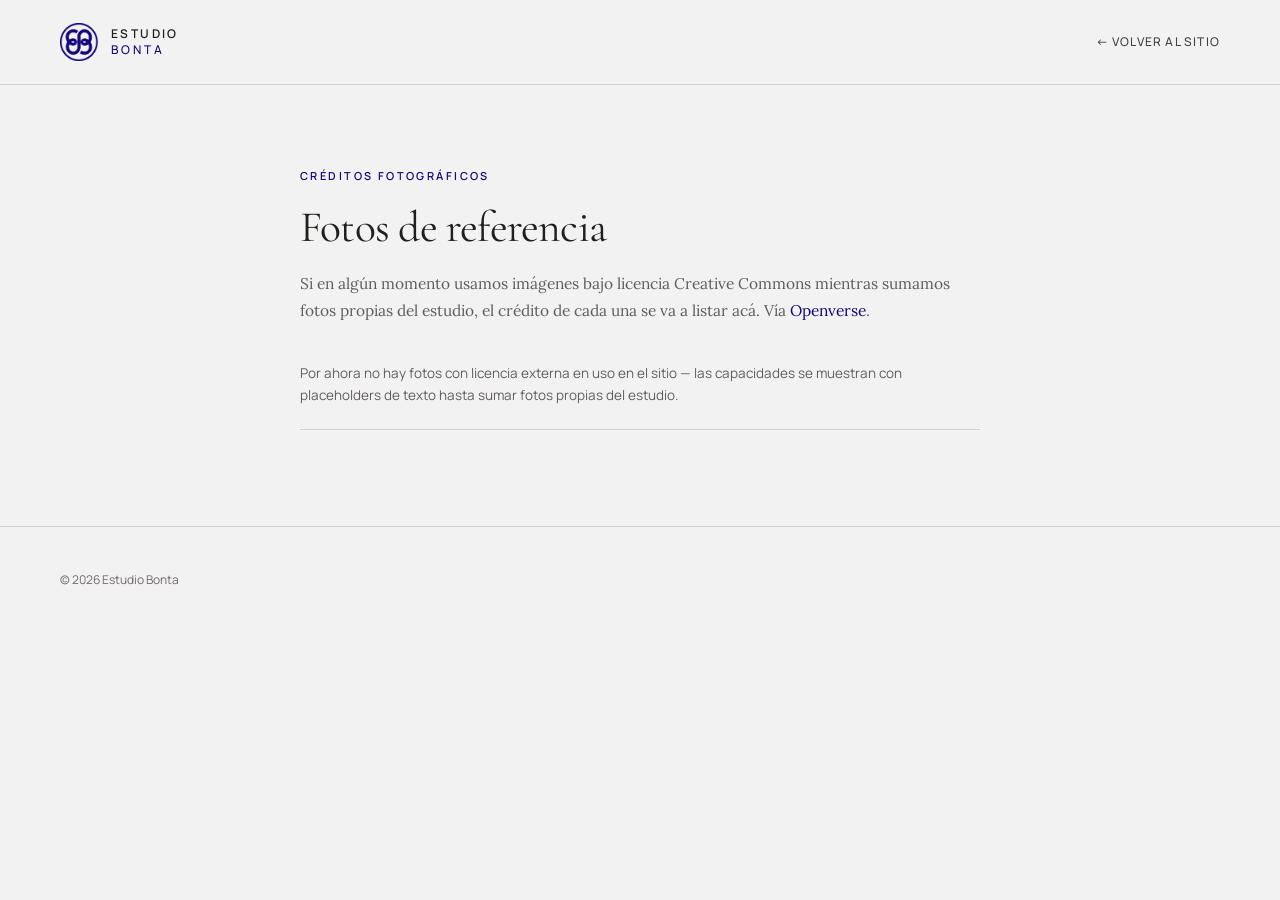
<file: creditos.html>
<!DOCTYPE html>
<html lang="es">
<head>
<meta charset="utf-8">
<meta name="viewport" content="width=device-width, initial-scale=1">
<title>Créditos fotográficos — Estudio Bonta</title>
<meta name="robots" content="noindex">
<link rel="icon" href="assets/img/logo-mark.png">
<link rel="stylesheet" href="assets/css/tokens.css">
<link href="https://fonts.googleapis.com/css2?family=Manrope:wght@400;500;600;700;800&display=swap" rel="stylesheet">
<link rel="stylesheet" href="assets/css/site.css?v=7">
<style>
  .credits-list { list-style: none; margin: 0; padding: 0; display: flex; flex-direction: column; gap: 22px; }
  .credits-list li { padding-bottom: 22px; border-bottom: 1px solid var(--color-divider); font-family: var(--font-ui); font-size: 13.5px; line-height: 1.6; color: var(--color-neutral-700); }
  .credits-list strong { font-family: var(--font-ui); font-weight: 600; font-size: 14.5px; color: var(--color-text); display: block; margin-bottom: 4px; }
</style>
</head>
<body>
<div style="background:var(--color-bg);color:var(--color-text);font-family:var(--font-body);min-height:100vh">

  <header style="border-bottom:1px solid var(--color-divider)">
    <div data-pad style="max-width:1240px;margin:0 auto;padding:0 40px;height:84px;display:flex;align-items:center;gap:32px">
      <a href="index.html" style="display:flex;align-items:center;gap:13px;text-decoration:none;color:var(--color-text)">
        <img src="assets/img/logo-mark.png" alt="Estudio Bonta" width="38" height="38" style="display:block;width:38px;height:38px">
        <span style="font-family:var(--font-ui);font-size:12px;font-weight:600;letter-spacing:0.2em;text-transform:uppercase;color:var(--color-text);line-height:1.3">Estudio<br><span style="font-weight:500;letter-spacing:0.26em;color:var(--brand)">Bonta</span></span>
      </a>
      <a href="index.html" style="margin-left:auto;font-family:var(--font-ui);font-size:12px;font-weight:500;letter-spacing:0.1em;text-transform:uppercase;color:var(--color-neutral-800)">← Volver al sitio</a>
    </div>
  </header>

  <main data-pad style="max-width:760px;margin:0 auto;padding:82px 40px 96px">
    <p style="font-family:var(--font-ui);font-size:11px;font-weight:600;letter-spacing:0.22em;text-transform:uppercase;color:var(--brand);margin:0 0 20px">Créditos fotográficos</p>
    <h1 style="font-family:var(--font-heading);font-weight:400;font-size:clamp(30px,3.4vw,44px);line-height:1.06;letter-spacing:-0.018em;margin:0 0 20px">Fotos de referencia</h1>
    <p style="font-size:15.5px;line-height:1.72;color:var(--color-neutral-700);margin:0 0 40px">Si en algún momento usamos imágenes bajo licencia Creative Commons mientras sumamos fotos propias del estudio, el crédito de cada una se va a listar acá. Vía <a href="https://openverse.org" target="_blank" rel="noopener">Openverse</a>.</p>
    <ul class="credits-list" data-credits>
      <li>Cargando créditos…</li>
    </ul>
  </main>

  <footer style="border-top:1px solid var(--color-divider)">
    <div data-pad style="max-width:1240px;margin:0 auto;padding:44px 40px;font-family:var(--font-ui);font-size:12px;color:var(--color-neutral-600)">
      © <span data-year></span> Estudio Bonta
    </div>
  </footer>
</div>
<script src="assets/js/site.js?v=7"></script>
<script src="assets/js/credits-render.js"></script>
</body>
</html>
</file>
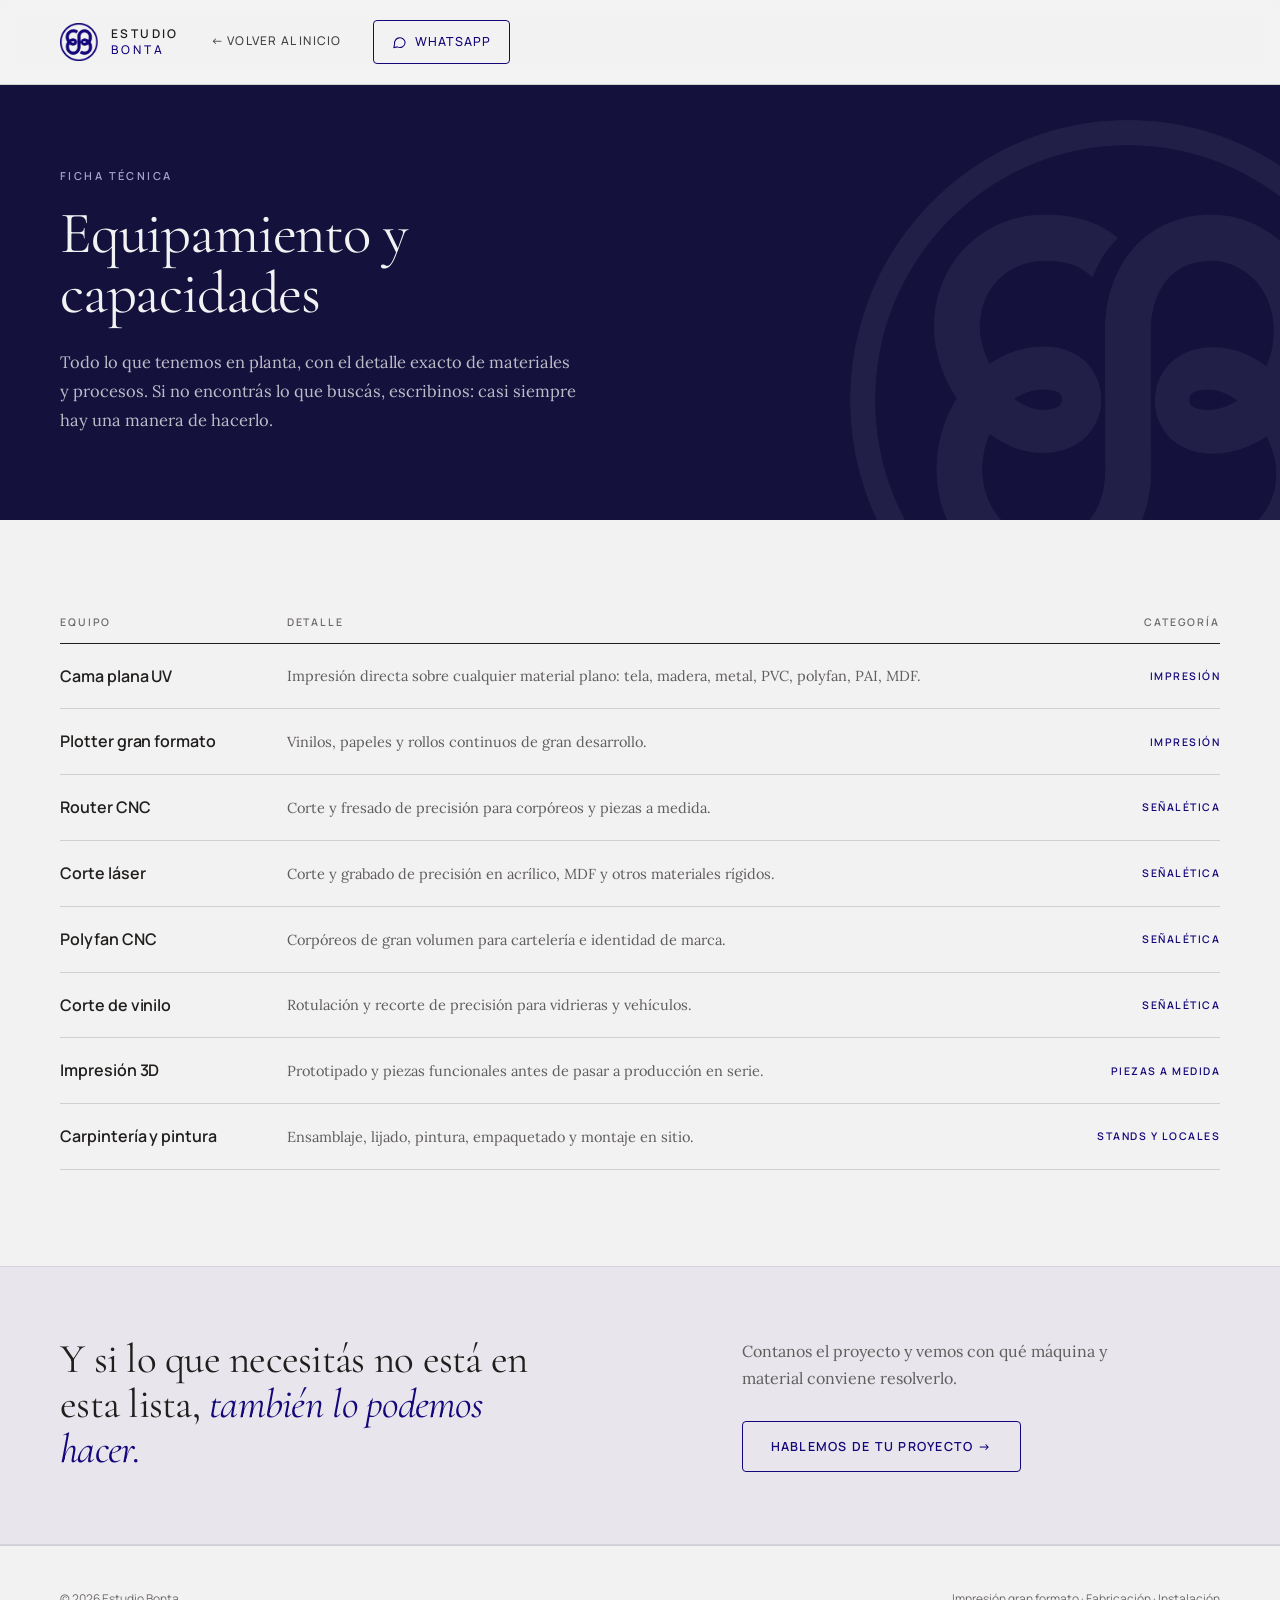
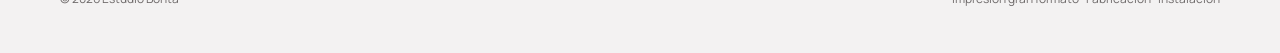
<file: ficha-tecnica.html>
<!DOCTYPE html>
<html lang="es">
<head>
<meta charset="utf-8">
<meta name="viewport" content="width=device-width, initial-scale=1">
<title>Ficha técnica — Estudio Bonta</title>
<meta name="description" content="Equipamiento, materiales y capacidades de producción de Estudio Bonta.">
<link rel="icon" href="assets/img/logo-mark.png">
<link rel="stylesheet" href="assets/css/tokens.css">
<link href="https://fonts.googleapis.com/css2?family=Manrope:wght@400;500;600;700;800&display=swap" rel="stylesheet">
<link rel="stylesheet" href="assets/css/site.css?v=7">
<link rel="stylesheet" href="assets/css/ficha-tecnica.css">
</head>
<body>
<div style="background:var(--color-bg);color:var(--color-text);font-family:var(--font-body);min-height:100vh">

  <header style="position:sticky;top:0;z-index:50;background:color-mix(in srgb, var(--color-bg) 92%, transparent);backdrop-filter:blur(10px);border-bottom:1px solid var(--color-divider)">
    <div data-pad style="max-width:1240px;margin:0 auto;padding:0 40px;height:84px;display:flex;align-items:center;gap:32px">
      <a href="index.html" style="display:flex;align-items:center;gap:13px;text-decoration:none;color:var(--color-text)">
        <img src="assets/img/logo-mark.png" alt="Estudio Bonta" width="38" height="38" style="display:block;width:38px;height:38px">
        <span style="font-family:var(--font-ui);font-size:12px;font-weight:600;letter-spacing:0.2em;text-transform:uppercase;color:var(--color-text);line-height:1.3">Estudio<br><span style="font-weight:500;letter-spacing:0.26em;color:var(--brand)">Bonta</span></span>
      </a>
      <a href="index.html" style="margin-left:auto;display:inline-flex;align-items:center;gap:9px;font-family:var(--font-ui);font-size:12px;font-weight:500;letter-spacing:0.1em;text-transform:uppercase;color:var(--color-neutral-800);border-bottom:1px solid transparent;padding-bottom:3px;transition:color .25s, border-color .25s" class="f1">← Volver al inicio</a>
      <a href="https://wa.me/5491133007858?text=Hola%20Bonta%2C%20quiero%20hacer%20una%20consulta" target="_blank" rel="noopener" style="display:inline-flex;align-items:center;gap:8px;font-family:var(--font-ui);font-size:12.5px;font-weight:500;letter-spacing:0.08em;text-transform:uppercase;color:var(--brand);border:1px solid var(--brand);border-radius:var(--radius-md);padding:11px 18px;white-space:nowrap;transition:background .25s" class="f2">
        <svg width="15" height="15" viewBox="0 0 24 24" fill="none" stroke="currentColor" stroke-width="1.7"><path d="M21 11.5a8.5 8.5 0 0 1-12.4 7.5L3 20l1.1-5.4A8.5 8.5 0 1 1 21 11.5Z"/></svg>
        WhatsApp
      </a>
    </div>
  </header>

  <section style="position:relative;background:var(--ink);color:var(--color-bg);overflow:hidden">
    <img src="assets/img/logo-mark-blanco.png" alt="" width="560" height="560" style="position:absolute;right:-130px;bottom:-160px;width:560px;height:560px;opacity:0.06;pointer-events:none">
    <div data-pad style="position:relative;max-width:1240px;margin:0 auto;padding:82px 40px 86px">
      <p style="font-family:var(--font-ui);font-size:11px;font-weight:600;letter-spacing:0.22em;text-transform:uppercase;color:var(--brand-light);margin:0 0 20px">Ficha técnica</p>
      <h1 style="font-family:var(--font-heading);font-weight:400;font-size:clamp(38px,4.6vw,66px);line-height:1.02;letter-spacing:-0.02em;margin:0 0 24px;max-width:20ch;color:var(--color-bg)">Equipamiento y capacidades</h1>
      <p style="margin:0;font-size:16.5px;line-height:1.74;max-width:52ch;color:color-mix(in srgb, var(--color-bg) 76%, transparent)">Todo lo que tenemos en planta, con el detalle exacto de materiales y procesos. Si no encontrás lo que buscás, escribinos: casi siempre hay una manera de hacerlo.</p>
    </div>
  </section>

  <section data-pad style="max-width:1240px;margin:0 auto;padding:82px 40px 96px">
    <table style="width:100%;border-collapse:collapse">
      <thead>
        <tr>
          <th scope="col" style="text-align:left;font-family:var(--font-ui);font-weight:600;font-size:10.5px;letter-spacing:0.18em;text-transform:uppercase;color:var(--color-neutral-600);padding:12px 20px 12px 0;border-bottom:1px solid var(--color-text)">Equipo</th>
          <th scope="col" style="text-align:left;font-family:var(--font-ui);font-weight:600;font-size:10.5px;letter-spacing:0.18em;text-transform:uppercase;color:var(--color-neutral-600);padding:12px 20px;border-bottom:1px solid var(--color-text)">Detalle</th>
          <th scope="col" style="text-align:right;font-family:var(--font-ui);font-weight:600;font-size:10.5px;letter-spacing:0.18em;text-transform:uppercase;color:var(--color-neutral-600);padding:12px 0 12px 20px;border-bottom:1px solid var(--color-text)">Categoría</th>
        </tr>
      </thead>
      <tbody>
        <tr style="transition:background .3s" class="f3">
          <td style="padding:20px 20px 20px 0;border-bottom:1px solid var(--color-divider);font-family:var(--font-ui);font-weight:600;font-size:16px;letter-spacing:-0.003em">Cama plana UV</td>
          <td style="padding:20px;border-bottom:1px solid var(--color-divider);font-size:14.5px;line-height:1.6;color:var(--color-neutral-700)">Impresión directa sobre cualquier material plano: tela, madera, metal, PVC, polyfan, PAI, MDF.</td>
          <td style="padding:20px 0 20px 20px;border-bottom:1px solid var(--color-divider);text-align:right;font-family:var(--font-ui);font-size:10.5px;font-weight:600;letter-spacing:0.14em;text-transform:uppercase;color:var(--brand);white-space:nowrap">Impresión</td>
        </tr>
        <tr style="transition:background .3s" class="f4">
          <td style="padding:20px 20px 20px 0;border-bottom:1px solid var(--color-divider);font-family:var(--font-ui);font-weight:600;font-size:16px;letter-spacing:-0.003em">Plotter gran formato</td>
          <td style="padding:20px;border-bottom:1px solid var(--color-divider);font-size:14.5px;line-height:1.6;color:var(--color-neutral-700)">Vinilos, papeles y rollos continuos de gran desarrollo.</td>
          <td style="padding:20px 0 20px 20px;border-bottom:1px solid var(--color-divider);text-align:right;font-family:var(--font-ui);font-size:10.5px;font-weight:600;letter-spacing:0.14em;text-transform:uppercase;color:var(--brand);white-space:nowrap">Impresión</td>
        </tr>
        <tr style="transition:background .3s" class="f5">
          <td style="padding:20px 20px 20px 0;border-bottom:1px solid var(--color-divider);font-family:var(--font-ui);font-weight:600;font-size:16px;letter-spacing:-0.003em">Router CNC</td>
          <td style="padding:20px;border-bottom:1px solid var(--color-divider);font-size:14.5px;line-height:1.6;color:var(--color-neutral-700)">Corte y fresado de precisión para corpóreos y piezas a medida.</td>
          <td style="padding:20px 0 20px 20px;border-bottom:1px solid var(--color-divider);text-align:right;font-family:var(--font-ui);font-size:10.5px;font-weight:600;letter-spacing:0.14em;text-transform:uppercase;color:var(--brand);white-space:nowrap">Señalética</td>
        </tr>
        <tr style="transition:background .3s" class="f6">
          <td style="padding:20px 20px 20px 0;border-bottom:1px solid var(--color-divider);font-family:var(--font-ui);font-weight:600;font-size:16px;letter-spacing:-0.003em">Corte láser</td>
          <td style="padding:20px;border-bottom:1px solid var(--color-divider);font-size:14.5px;line-height:1.6;color:var(--color-neutral-700)">Corte y grabado de precisión en acrílico, MDF y otros materiales rígidos.</td>
          <td style="padding:20px 0 20px 20px;border-bottom:1px solid var(--color-divider);text-align:right;font-family:var(--font-ui);font-size:10.5px;font-weight:600;letter-spacing:0.14em;text-transform:uppercase;color:var(--brand);white-space:nowrap">Señalética</td>
        </tr>
        <tr style="transition:background .3s" class="f7">
          <td style="padding:20px 20px 20px 0;border-bottom:1px solid var(--color-divider);font-family:var(--font-ui);font-weight:600;font-size:16px;letter-spacing:-0.003em">Polyfan CNC</td>
          <td style="padding:20px;border-bottom:1px solid var(--color-divider);font-size:14.5px;line-height:1.6;color:var(--color-neutral-700)">Corpóreos de gran volumen para cartelería e identidad de marca.</td>
          <td style="padding:20px 0 20px 20px;border-bottom:1px solid var(--color-divider);text-align:right;font-family:var(--font-ui);font-size:10.5px;font-weight:600;letter-spacing:0.14em;text-transform:uppercase;color:var(--brand);white-space:nowrap">Señalética</td>
        </tr>
        <tr style="transition:background .3s" class="f8">
          <td style="padding:20px 20px 20px 0;border-bottom:1px solid var(--color-divider);font-family:var(--font-ui);font-weight:600;font-size:16px;letter-spacing:-0.003em">Corte de vinilo</td>
          <td style="padding:20px;border-bottom:1px solid var(--color-divider);font-size:14.5px;line-height:1.6;color:var(--color-neutral-700)">Rotulación y recorte de precisión para vidrieras y vehículos.</td>
          <td style="padding:20px 0 20px 20px;border-bottom:1px solid var(--color-divider);text-align:right;font-family:var(--font-ui);font-size:10.5px;font-weight:600;letter-spacing:0.14em;text-transform:uppercase;color:var(--brand);white-space:nowrap">Señalética</td>
        </tr>
        <tr style="transition:background .3s" class="f9">
          <td style="padding:20px 20px 20px 0;border-bottom:1px solid var(--color-divider);font-family:var(--font-ui);font-weight:600;font-size:16px;letter-spacing:-0.003em">Impresión 3D</td>
          <td style="padding:20px;border-bottom:1px solid var(--color-divider);font-size:14.5px;line-height:1.6;color:var(--color-neutral-700)">Prototipado y piezas funcionales antes de pasar a producción en serie.</td>
          <td style="padding:20px 0 20px 20px;border-bottom:1px solid var(--color-divider);text-align:right;font-family:var(--font-ui);font-size:10.5px;font-weight:600;letter-spacing:0.14em;text-transform:uppercase;color:var(--brand);white-space:nowrap">Piezas a medida</td>
        </tr>
        <tr style="transition:background .3s" class="f10">
          <td style="padding:20px 20px 20px 0;border-bottom:1px solid var(--color-divider);font-family:var(--font-ui);font-weight:600;font-size:16px;letter-spacing:-0.003em">Carpintería y pintura</td>
          <td style="padding:20px;border-bottom:1px solid var(--color-divider);font-size:14.5px;line-height:1.6;color:var(--color-neutral-700)">Ensamblaje, lijado, pintura, empaquetado y montaje en sitio.</td>
          <td style="padding:20px 0 20px 20px;border-bottom:1px solid var(--color-divider);text-align:right;font-family:var(--font-ui);font-size:10.5px;font-weight:600;letter-spacing:0.14em;text-transform:uppercase;color:var(--brand);white-space:nowrap">Stands y locales</td>
        </tr>
      </tbody>
    </table>
  </section>

  <section style="background:var(--wash);border-top:1px solid var(--wash-line);border-bottom:1px solid var(--wash-line)">
    <div data-pad style="max-width:1240px;margin:0 auto;padding:70px 40px 72px">
      <div data-split="cta" style="display:grid;grid-template-columns:minmax(0,1.3fr) minmax(0,1fr);gap:60px;align-items:end">
        <h2 style="font-family:var(--font-heading);font-weight:400;font-size:clamp(30px,3.2vw,46px);line-height:1.1;letter-spacing:-0.018em;margin:0;max-width:24ch">Y si lo que necesitás no está en esta lista, <em style="font-style:italic;color:var(--brand)">también lo podemos hacer.</em></h2>
        <div>
          <p style="margin:0 0 28px;font-size:16px;line-height:1.72;color:var(--color-neutral-700);max-width:40ch">Contanos el proyecto y vemos con qué máquina y material conviene resolverlo.</p>
          <a href="index.html#contacto" style="display:inline-flex;align-items:center;gap:10px;font-family:var(--font-ui);font-size:12.5px;font-weight:600;letter-spacing:0.1em;text-transform:uppercase;color:var(--brand);border:1px solid var(--brand);border-radius:var(--radius-md);padding:15px 28px;white-space:nowrap;transition:background .25s" class="f11">Hablemos de tu proyecto →</a>
        </div>
      </div>
    </div>
  </section>

  <footer style="border-top:1px solid var(--color-divider)">
    <div data-pad style="max-width:1240px;margin:0 auto;padding:44px 40px;display:flex;justify-content:space-between;gap:20px;flex-wrap:wrap;font-family:var(--font-ui);font-size:12px;color:var(--color-neutral-600)">
      <span>© <span data-year></span> Estudio Bonta</span>
      <span>Impresión gran formato · Fabricación · Instalación</span>
    </div>
  </footer>

  <a data-wa-float href="https://wa.me/5491133007858?text=Hola%20Bonta%2C%20quiero%20hacer%20una%20consulta" target="_blank" rel="noopener" aria-label="Escribinos por WhatsApp" title="Escribinos por WhatsApp" style="position:fixed;right:26px;bottom:26px;z-index:60;width:58px;height:58px;border-radius:50%;background:var(--brand);color:#f3f2f2;display:flex;align-items:center;justify-content:center;box-shadow:0 10px 26px color-mix(in srgb, #13077a 32%, transparent);transition:background .25s ease" class="f12">
    <svg width="26" height="26" viewBox="0 0 24 24" fill="none" stroke="currentColor" stroke-width="1.6"><path d="M21 11.5a8.5 8.5 0 0 1-12.4 7.5L3 20l1.1-5.4A8.5 8.5 0 1 1 21 11.5Z"/></svg>
  </a>
</div>
<script src="assets/js/site.js?v=7"></script>
</body>
</html>
</file>
<file: assets/css/tokens.css>
/* Classical — design-system tokens and component classes. This file is the source of truth for the system's look; retune it here and see readme.md. */
@import url('https://fonts.googleapis.com/css2?family=Cormorant+Garamond:wght@400;600&family=Lora:wght@400;600&display=swap');

:root {
  --color-bg: #f3f2f2;
  --color-surface: #eae9e9;
  --color-text: #201f1d;
  --color-accent: #b68235;
  --color-accent-2: #ac803e;
  --color-divider: color-mix(in srgb, #201f1d 16%, transparent);

  /* Tonal ramps — generated in OKLCH on one shared lightness scale, so the
     same step of any role matches the others in visual value. */
  --color-neutral-100: #f8f4f4;
  --color-neutral-200: #eae7e7;
  --color-neutral-300: #d7d3d3;
  --color-neutral-400: #bab6b6;
  --color-neutral-500: #9b9797;
  --color-neutral-600: #6e6a6a; /* antes #7d7979 — 3.85:1 sobre --color-bg, no llegaba al mínimo AA 4.5:1; ahora 4.78:1 */
  --color-neutral-700: #605d5d;
  --color-neutral-800: #444141;
  --color-neutral-900: #2d2b2b;

  --color-accent-100: #fff3e4;
  --color-accent-200: #ffe3bf;
  --color-accent-300: #facb8d;
  --color-accent-400: #e1ad66;
  --color-accent-500: #c28d41;
  --color-accent-600: #a06f24;
  --color-accent-700: #7d5411;
  --color-accent-800: #5a3b0a;
  --color-accent-900: #3a270d;

  --color-accent-2-100: #fff3e4;
  --color-accent-2-200: #ffe3be;
  --color-accent-2-300: #f5cd96;
  --color-accent-2-400: #dbaf70;
  --color-accent-2-500: #bc8f4e;
  --color-accent-2-600: #9b7232;
  --color-accent-2-700: #79561f;
  --color-accent-2-800: #573d14;
  --color-accent-2-900: #382810;

  --font-heading: "Cormorant Garamond", system-ui, sans-serif;
  --font-heading-weight: 600; /* semibold is the interface headings' ceiling; display text goes lighter, to the normal cut */
  --font-body: "Lora", system-ui, sans-serif;

  --space-1: 4.6px;
  --space-2: 9.2px;
  --space-3: 13.8px;
  --space-4: 18.4px;
  --space-6: 27.6px;
  --space-8: 36.8px;

  --radius-sm: 2px;
  --radius-md: 4px;
  --radius-lg: 7px;

  --shadow-sm: 0 1px 2px color-mix(in srgb, #2d2b2b 14%, transparent);
  --shadow-md: 0 3px 10px color-mix(in srgb, #2d2b2b 16%, transparent);
  --shadow-lg: 0 12px 32px color-mix(in srgb, #2d2b2b 22%, transparent);
}

body {
  background: var(--color-bg);
  color: var(--color-text);
  font-family: var(--font-body);
}
h1, h2, h3, h4 { font-family: var(--font-heading); font-weight: var(--font-heading-weight); }

.plate{filter:sepia(0.22) saturate(0.82) contrast(1.05);box-sizing:border-box;
  border:6px solid var(--color-surface);outline:1px solid var(--color-divider)}

*, *::before, *::after { box-sizing: border-box; }
body { margin: 0; font-size: 15px; line-height: 1.55; font-weight: 400; }
h1, h2, h3, h4, h5, h6 {
  font-family: var(--font-heading); font-weight: var(--font-heading-weight);
  line-height: 1.12; letter-spacing: -0.015em; margin: 0 0 var(--space-2);
}
h1 { font-size: 42px; }
h2 { font-size: 32px; }
h3 { font-size: 25px; }
h4 { font-size: 20px; }
h5 { font-size: 16px; }
h6 { font-size: 13px; }
h6 { letter-spacing: 0.08em; text-transform: uppercase; }
p { margin: 0 0 var(--space-3); }
a { color: var(--color-accent); text-underline-offset: 3px; }
img { display: block; max-width: 100%; }
figure { margin: 0; }
figcaption {
  font-size: 11px; margin-top: var(--space-1);
  color: color-mix(in srgb, var(--color-text) 55%, transparent);
}
.text-muted { color: color-mix(in srgb, var(--color-text) 55%, transparent); }
:focus { outline: none; }
:focus-visible { outline: 2px solid var(--color-accent); outline-offset: 2px; }
::selection { background: color-mix(in srgb, var(--color-accent) 30%, transparent); }

.hr {
  height: 1px; border: 0; margin: var(--space-4) 0;
  background: var(--color-divider);
}

.btn {
  display: inline-flex; align-items: center; justify-content: center; gap: 6px;
  cursor: pointer; text-decoration: none;
  font-family: var(--font-heading); font-weight: var(--font-heading-weight);
  font-size: 14px; line-height: 1.2; color: var(--color-text);
  background: transparent; border: 1px solid transparent;
  padding: var(--space-2) calc(var(--space-3) * 1.2);
  border-radius: var(--radius-md);
}
.btn svg { display: block; }
.btn:disabled { opacity: 0.45; cursor: not-allowed; }
.btn-primary { color: var(--color-accent); border-color: var(--color-accent); }
.btn-primary:hover { background: color-mix(in srgb, var(--color-accent) 12%, transparent); }
.btn-primary:active { background: color-mix(in srgb, var(--color-accent) 22%, transparent); }
.btn-secondary { border-color: var(--color-divider); }
.btn-secondary:hover { background: color-mix(in srgb, var(--color-text) 7%, transparent); }
.btn-secondary:active { background: color-mix(in srgb, var(--color-text) 14%, transparent); }
.btn-ghost { color: var(--color-accent); padding-inline: var(--space-1); }
.btn-ghost:hover { background: color-mix(in srgb, var(--color-accent) 10%, transparent); }
.btn-ghost:active { background: color-mix(in srgb, var(--color-accent) 18%, transparent); }
.btn-icon { width: 36px; height: 36px; padding: 0; }
.btn-block { width: 100%; margin-top: var(--space-2); }

.field > label {
  display: block; font-size: 12px; margin-bottom: 5px;
  color: color-mix(in srgb, var(--color-text) 70%, transparent);
}
.input {
  width: 100%; min-height: 36px; padding: 6px 10px; font: inherit;
  font-size: 14px; color: var(--color-text); caret-color: var(--color-accent);
  background: transparent;
  border: 1px solid var(--color-divider); border-radius: var(--radius-md);
}
.input:hover { border-color: color-mix(in srgb, var(--color-text) 45%, transparent); }
.input:focus-visible { border-color: var(--color-accent); outline-offset: 0; }
textarea.input { min-height: 90px; resize: vertical; }

.card {
  display: flex; flex-direction: column; gap: var(--space-2);
  padding: var(--space-3); border-radius: var(--radius-md); background: transparent; border: 1px solid var(--color-divider);
}
.card-kicker { font-size: 10px; letter-spacing: 0.1em; text-transform: uppercase; color: var(--color-accent); }
.card-title {
  font-family: var(--font-heading); font-weight: var(--font-heading-weight);
  font-size: 17px; line-height: 1.2;
}
.card-body { margin: 0; font-size: 13px; opacity: 0.8; flex: 1; }
.card-meta {
  display: flex; align-items: center; gap: 6px; font-size: 11px;
  color: color-mix(in srgb, var(--color-text) 50%, transparent);
}
.elev-sm { box-shadow: var(--shadow-sm); }
.elev-md { box-shadow: var(--shadow-md); }
.elev-lg { box-shadow: var(--shadow-lg); }

.tag {
  display: inline-flex; align-items: center; font-size: 11px;
  letter-spacing: 0.02em; padding: 3px 10px;
  border-radius: calc(var(--radius-md) * 0.75);
}
.tag-accent { background: var(--color-accent-100); color: var(--color-accent-800); }
.tag-accent-2 { background: var(--color-accent-2-100); color: var(--color-accent-2-800); }
.tag-neutral { background: var(--color-neutral-100); color: var(--color-neutral-800); }
.tag-outline { border: 1px solid var(--color-accent); color: var(--color-accent); }

.nav {
  display: flex; align-items: center; gap: var(--space-4);
  padding: var(--space-3) var(--space-4);
  border-bottom: 1px solid var(--color-divider);
}
.nav-brand {
  font-family: var(--font-heading); font-weight: var(--font-heading-weight);
  font-size: 18px; margin-right: auto;
}
.nav a { color: inherit; text-decoration: none; font-size: 14px; }
.nav a:hover, .nav a[aria-current='page'] { color: var(--color-accent); }

.table { width: 100%; border-collapse: collapse; font-size: 14px; }
.table th {
  text-align: left; font-size: 11px; letter-spacing: 0.08em; text-transform: uppercase;
  color: color-mix(in srgb, var(--color-text) 60%, transparent);
  padding: var(--space-2); border-bottom: 1px solid var(--color-divider);
}
.table td {
  padding: var(--space-2);
  border-bottom: 1px solid var(--color-divider);
}
.table tbody tr:hover { background: color-mix(in srgb, var(--color-text) 4%, transparent); }
</file>
<file: assets/css/site.css>
body {
    margin: 0;
    --brand: #13077a;
    --brand-soft: color-mix(in srgb, #13077a 7%, transparent);
    --brand-light: color-mix(in srgb, #13077a 34%, #f3f2f2);
    --font-ui: "Manrope", system-ui, sans-serif;
    --ink: #14113d;
    --paper-2: color-mix(in srgb, var(--color-surface) 62%, var(--color-bg));
    --gold: #b68235;
    --wash: color-mix(in srgb, #13077a 14%, #f3f2f2);
    --wash-line: color-mix(in srgb, #13077a 28%, #f3f2f2);
  }
  a { color: var(--brand); text-decoration: none; }
  a:hover { color: color-mix(in srgb, var(--brand) 78%, #201f1d); }
  ::selection { background: color-mix(in srgb, #13077a 15%, transparent); }
  [data-rv][data-shown] { opacity: 1 !important; transform: none !important; }
  @keyframes bonta-marquee { from { transform: translate3d(0,0,0); } to { transform: translate3d(-50%,0,0); } }
  @media (prefers-reduced-motion: reduce) { [data-marquee] { animation: none !important; } }
  [data-menu-toggle][aria-expanded="true"] [data-menu-bar="top"] { transform: translateY(0) rotate(315deg) !important; }
  [data-menu-toggle][aria-expanded="true"] [data-menu-bar="mid"] { transform: rotate(45deg) !important; }
  [data-menu-toggle][aria-expanded="true"] [data-menu-bar="bottom"] { transform: translateY(0) rotate(135deg) !important; }

  /* área táctil: los puntos del carrusel del hero miden 2px de alto visualmente,
     este ::before agrega una zona de toque de 44x44 centrada sin cambiar el trazo visible */
  [data-hero-dot] { position: relative; }
  [data-hero-dot]::before { content: ""; position: absolute; top: 50%; left: 50%; width: 44px; height: 44px; transform: translate(-50%, -50%); }

  /* área táctil: links de nav de footer, agranda el alto clickeable sin mover el layout visual */
  .x47, .x48, .x49, .x50, .x51, .x52 { display: inline-block; padding: 10px 0 !important; margin: -10px 0 !important; }
  .f1 { display: inline-block; padding: 10px 0 !important; margin: -10px 0 !important; }

  /* menú desplegable (único control de navegación, header = logo + hamburguesa en todos los anchos):
     en pantallas grandes se muestra como una barra horizontal centrada en vez de lista apilada */
  @media (min-width: 1061px) {
    [data-mobile-menu] nav { flex-direction: row !important; justify-content: center; gap: 44px; padding: 22px 40px !important; }
    [data-menu-link] { border-bottom: 0 !important; padding: 8px 0 !important; }
  }

  @media (max-width: 1060px) {
    [data-grid="3"], [data-grid="4"] { grid-template-columns: repeat(2, minmax(0,1fr)) !important; }
    [data-grid="cap"] { grid-template-columns: repeat(2, minmax(0,1fr)) !important; }
    [data-grid="cap"] > article { grid-column: span 1 !important; }

    [data-split="why"], [data-split="contact"], [data-split="foot"] { grid-template-columns: minmax(0,1fr) !important; gap: 48px !important; }
    [data-whysticky] { position: static !important; }
    [data-split="foot"] { grid-template-columns: repeat(2, minmax(0,1fr)) !important; gap: 40px !important; }
  }
  @media (max-width: 820px) {
    [data-split] { grid-template-columns: minmax(0,1fr) !important; gap: 36px !important; }
    [data-grid="3"], [data-grid="4"], [data-grid="3s"], [data-grid="cap"] { grid-template-columns: minmax(0,1fr) !important; }
    [data-grid="3s"] > div { border-left: 0 !important; border-top: 1px solid var(--color-divider) !important; padding: 26px 0 !important; }

    table { display: block; overflow-x: auto; }
  }
  @media (max-width: 620px) {
    [data-pad] { padding-left: 22px !important; padding-right: 22px !important; }
    [data-wa-float], [data-wa-float] img { right: 18px !important; bottom: 18px !important; width: 54px !important; height: 54px !important; }
    [data-promo-carousel] { max-width: 100% !important; }
  }


/* estados (generados desde el diseño) */
.x1:hover { color:#f3f2f2 !important }
.x8:hover { background:color-mix(in srgb, var(--color-bg) 12%, transparent) !important;border-color:var(--color-bg) !important }
.x9:hover { color:var(--color-bg) !important;border-bottom-color:var(--color-bg) !important }
.x10:hover { background:var(--paper-2) !important }
.x11:hover { background:var(--brand) !important;color:var(--color-bg) !important }
.x12:hover { background:var(--brand) !important;color:var(--color-bg) !important }
.x13:hover { background:var(--brand) !important;color:var(--color-bg) !important }
.x14:hover { background:var(--brand) !important;color:var(--color-bg) !important }
.x15:hover { background:var(--paper-2) !important }
.x16:hover { background:var(--brand) !important;color:var(--color-bg) !important }
.x17:hover { background:var(--brand) !important;color:var(--color-bg) !important }
.x18:hover { background:var(--brand) !important;color:var(--color-bg) !important }
.x19:hover { background:var(--brand) !important;color:var(--color-bg) !important }
.x20:hover { background:var(--paper-2) !important }
.x21:hover { background:var(--brand) !important;color:var(--color-bg) !important }
.x22:hover { background:var(--brand) !important;color:var(--color-bg) !important }
.x23:hover { background:var(--brand) !important;color:var(--color-bg) !important }
.x24:hover { background:var(--brand) !important;color:var(--color-bg) !important }
.x25:hover { background:var(--paper-2) !important }
.x26:hover { background:var(--brand) !important;color:var(--color-bg) !important }
.x27:hover { background:var(--brand) !important;color:var(--color-bg) !important }
.x28:hover { background:var(--brand) !important;color:var(--color-bg) !important }
.x29:hover { background:var(--brand) !important;color:var(--color-bg) !important }
.x30:hover { background:var(--paper-2) !important }
.x31:hover { background:var(--brand) !important;color:var(--color-bg) !important }
.x32:hover { background:var(--brand) !important;color:var(--color-bg) !important }
.x33:hover { background:var(--brand) !important;color:var(--color-bg) !important }
.x34:hover { background:var(--brand) !important;color:var(--color-bg) !important }
.x35:hover { background:var(--ink) !important }
.x36:hover { border-color:color-mix(in srgb, var(--gold) 62%, var(--color-surface)) !important }
.x37:hover { border-color:color-mix(in srgb, var(--gold) 62%, var(--color-surface)) !important }
.x38:hover { border-color:color-mix(in srgb, var(--gold) 62%, var(--color-surface)) !important }
.x39:hover { border-color:color-mix(in srgb, var(--gold) 62%, var(--color-surface)) !important }
.x40:hover { border-color:color-mix(in srgb, var(--gold) 62%, var(--color-surface)) !important }
.x41:hover { border-color:color-mix(in srgb, var(--gold) 62%, var(--color-surface)) !important }
.x42:hover { background:var(--brand-soft) !important }
.x43:focus { border-bottom-color:var(--brand) !important }
.x44:focus { border-bottom-color:var(--brand) !important }
.x45:focus { border-bottom-color:var(--brand) !important }
.x46:hover { background:var(--ink) !important }
.x47:hover { color:var(--brand) !important }
.x48:hover { color:var(--brand) !important }
.x49:hover { color:var(--brand) !important }
.x50:hover { color:var(--brand) !important }
.x51:hover { color:var(--brand) !important }
.x52:hover { color:var(--brand) !important }
.x53:hover { transform:translateY(0) scale(1.06) !important }
.x54:hover { border-color:color-mix(in srgb, var(--gold) 55%, var(--wash-line)) !important }
.x55:hover { background:var(--brand) !important;color:var(--color-bg) !important }
.x56:hover { background:var(--brand) !important;color:var(--color-bg) !important }
.x57:hover { background:var(--brand) !important;color:var(--color-bg) !important }
.x58:hover { background:var(--brand) !important;color:var(--color-bg) !important }
.x59:hover { color:var(--brand) !important }
.x60:hover { color:var(--brand) !important }
.x61:hover { color:var(--brand) !important }
.x62:hover { color:var(--brand) !important }
.x63:hover { color:var(--brand) !important }

/* espacios para fotos — reemplazá cada .slot por <img src="assets/img/xxx.jpg" alt="" style="width:100%;height:100%;object-fit:cover;display:block"> */
.slot { width: 100%; height: 100%; display: flex; align-items: center; justify-content: center; text-align: center; padding: 18px; box-sizing: border-box; background: var(--color-surface); color: var(--color-neutral-600); font-family: var(--font-ui); font-size: 11.5px; line-height: 1.55; letter-spacing: 0.02em; }
</file>
<file: assets/css/ficha-tecnica.css>
/* overrides site.css for this page only — softer wash tint */
body {
  --wash: color-mix(in srgb, #13077a 5%, #f3f2f2);
  --wash-line: color-mix(in srgb, #13077a 14%, #f3f2f2);
}

.f1:hover { color:var(--brand) !important;border-bottom-color:var(--brand) !important }
.f2:hover { background:var(--brand-soft) !important }
.f3:hover { background:color-mix(in srgb, var(--brand) 5%, transparent) !important }
.f4:hover { background:color-mix(in srgb, var(--brand) 5%, transparent) !important }
.f5:hover { background:color-mix(in srgb, var(--brand) 5%, transparent) !important }
.f6:hover { background:color-mix(in srgb, var(--brand) 5%, transparent) !important }
.f7:hover { background:color-mix(in srgb, var(--brand) 5%, transparent) !important }
.f8:hover { background:color-mix(in srgb, var(--brand) 5%, transparent) !important }
.f9:hover { background:color-mix(in srgb, var(--brand) 5%, transparent) !important }
.f10:hover { background:color-mix(in srgb, var(--brand) 5%, transparent) !important }
.f11:hover { background:var(--brand-soft) !important }
.f12:hover { background:color-mix(in srgb, #13077a 84%, #000000) !important }

@media (max-width: 820px) {
  [data-split] { grid-template-columns: minmax(0,1fr) !important; gap: 36px !important; }
  table { display: block; overflow-x: auto; }
}
@media (max-width: 620px) { [data-pad] { padding-left: 22px !important; padding-right: 22px !important; } }
</file>
